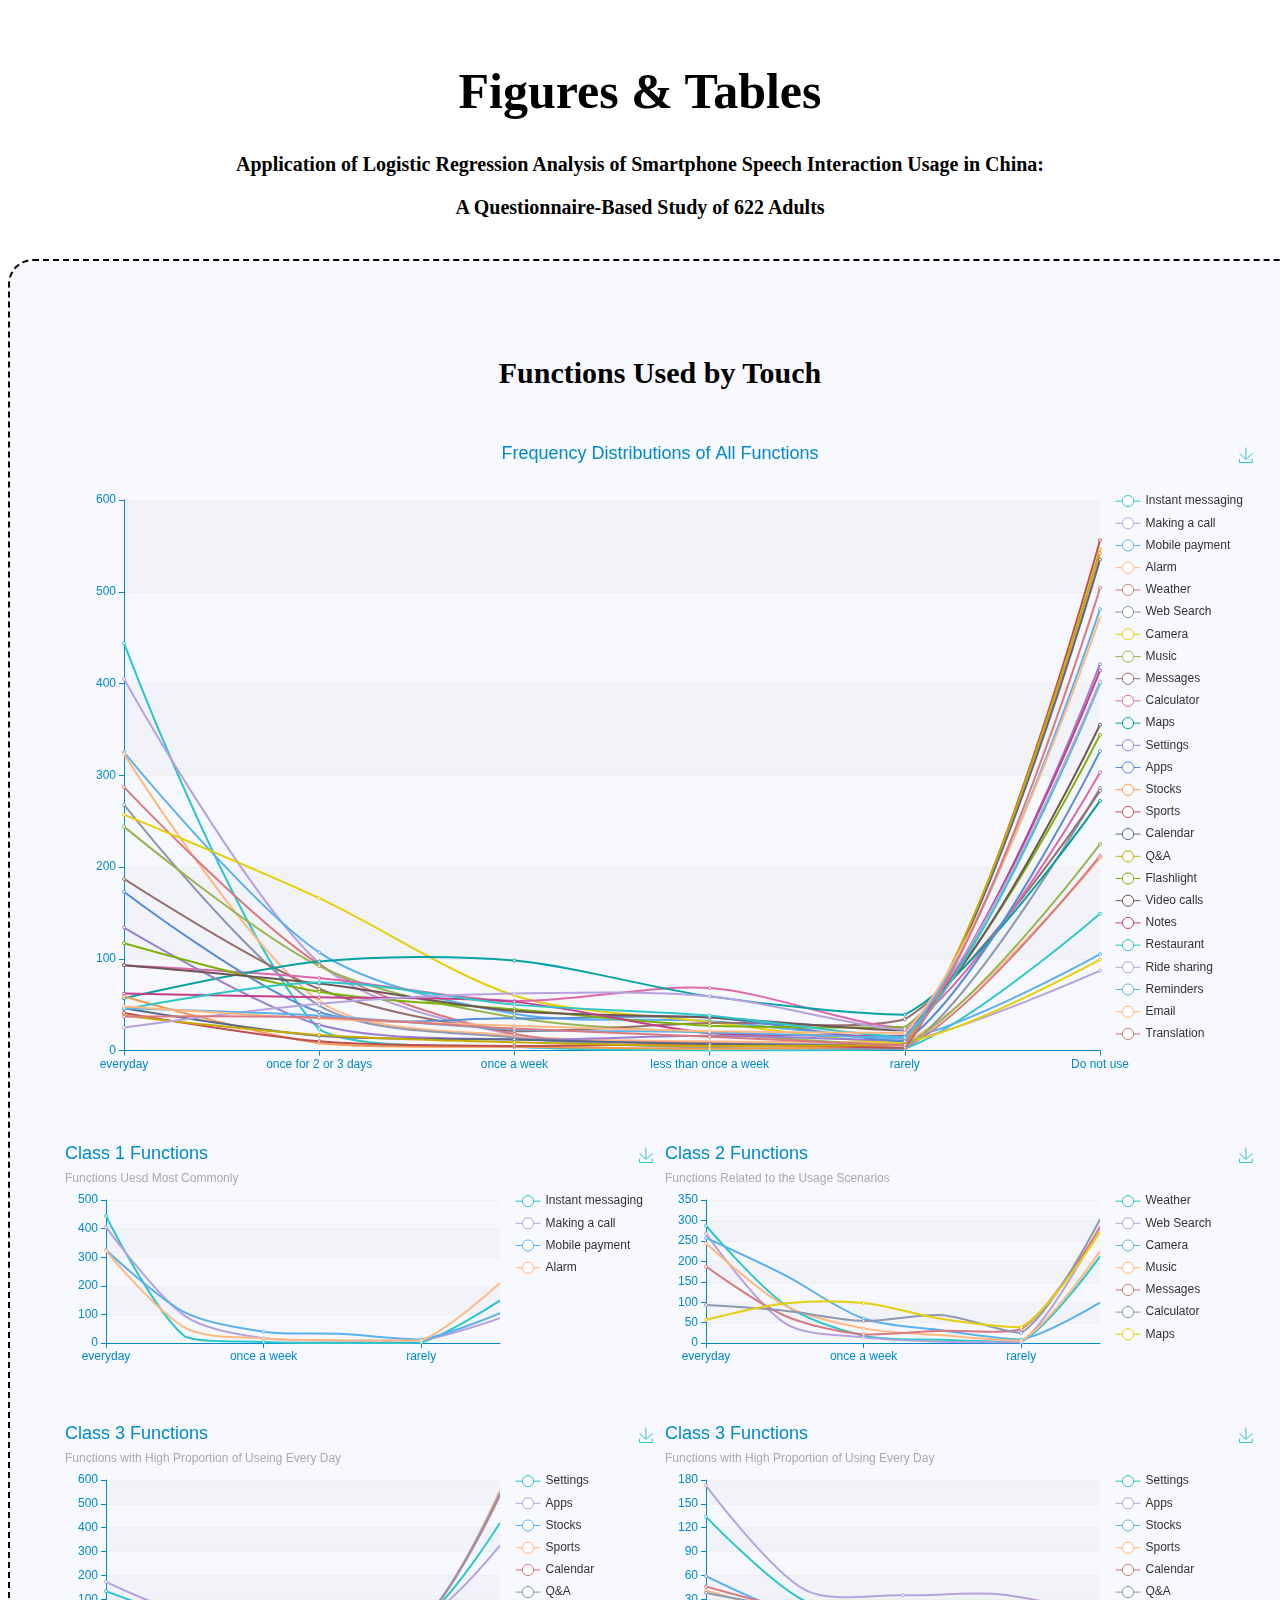
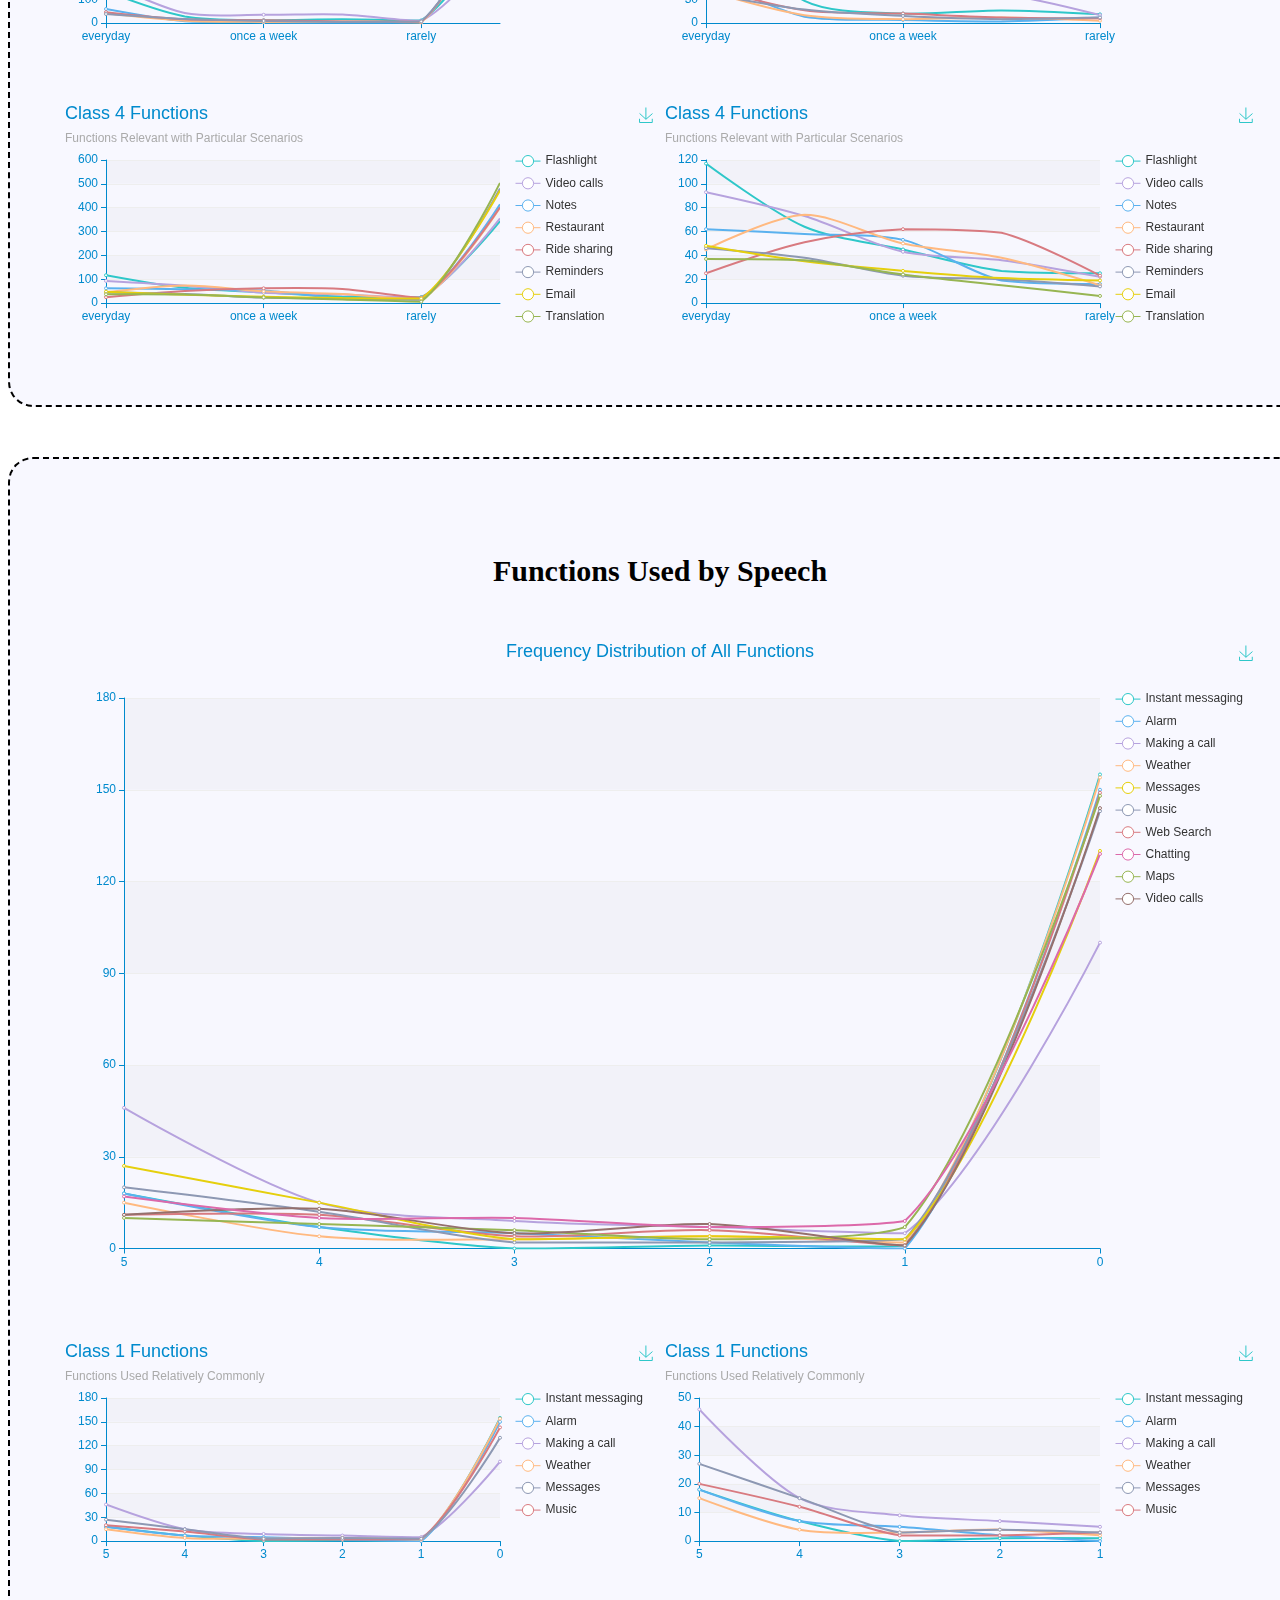
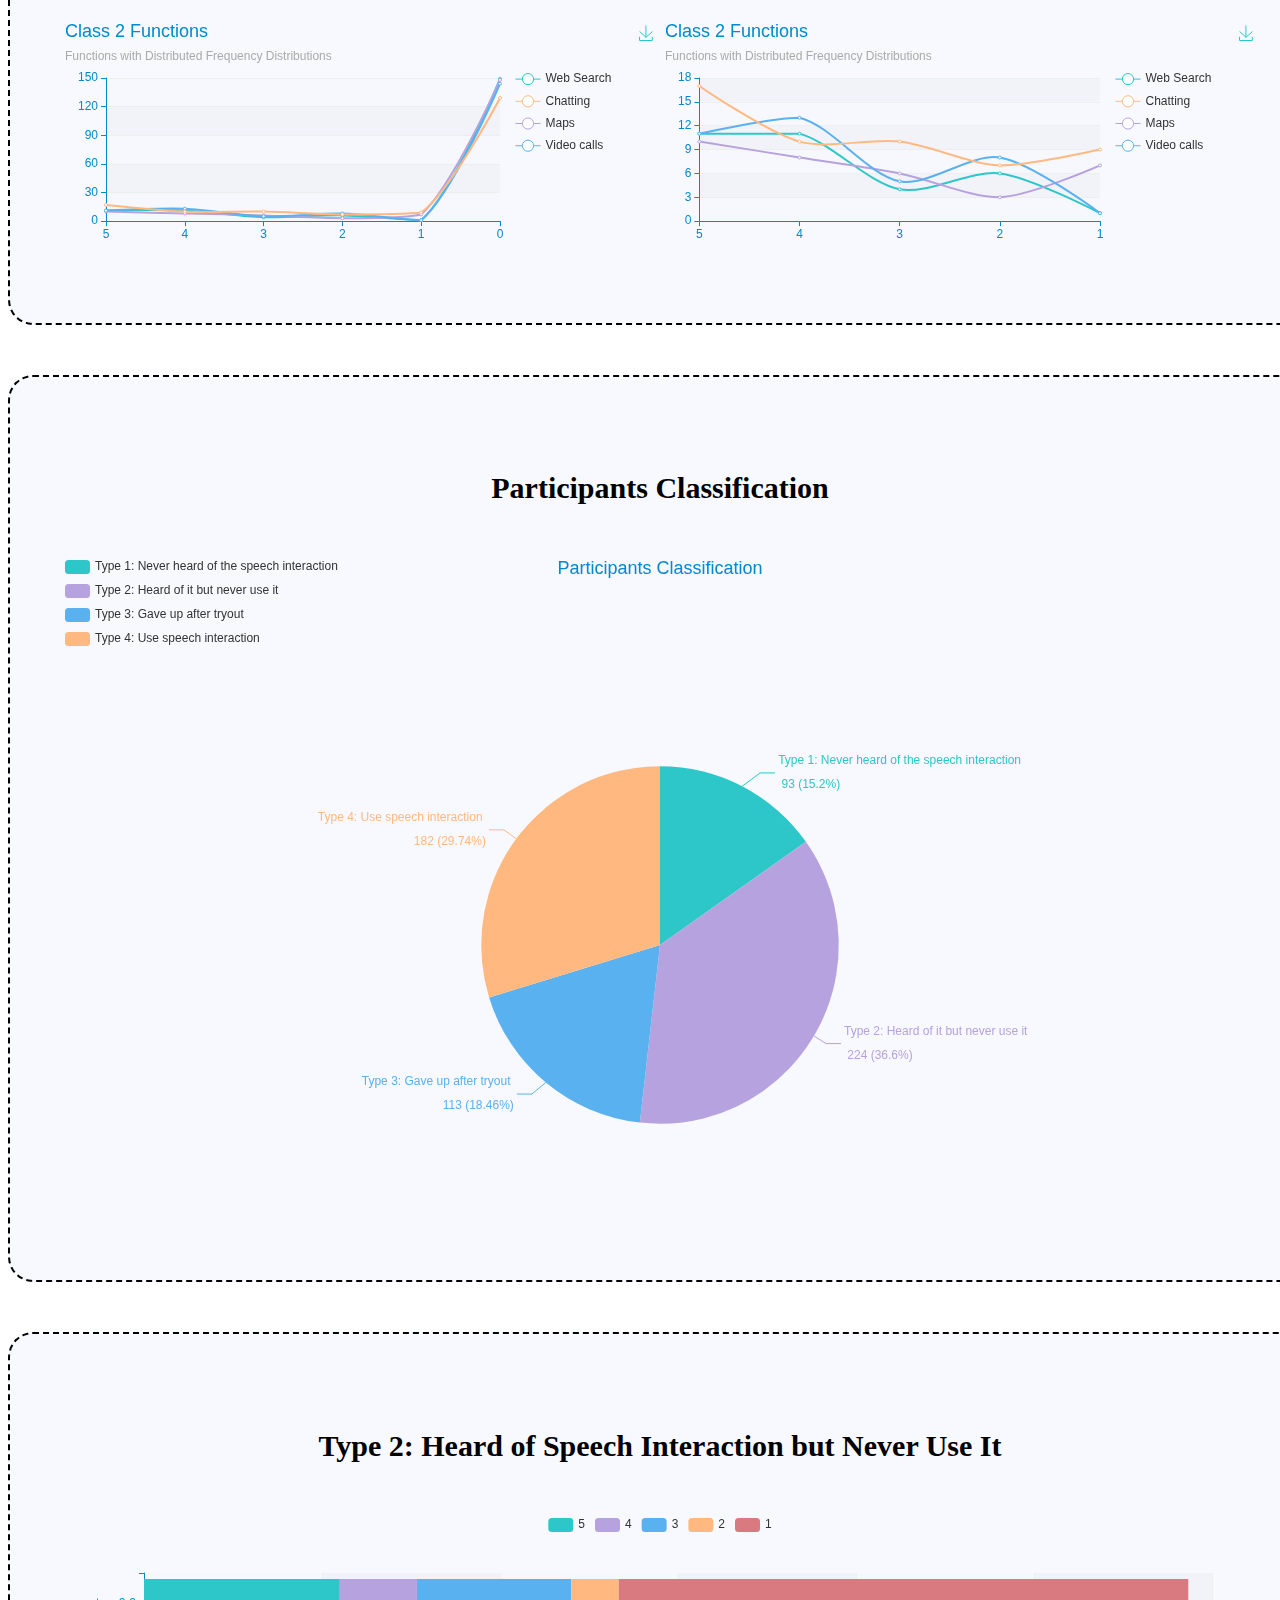
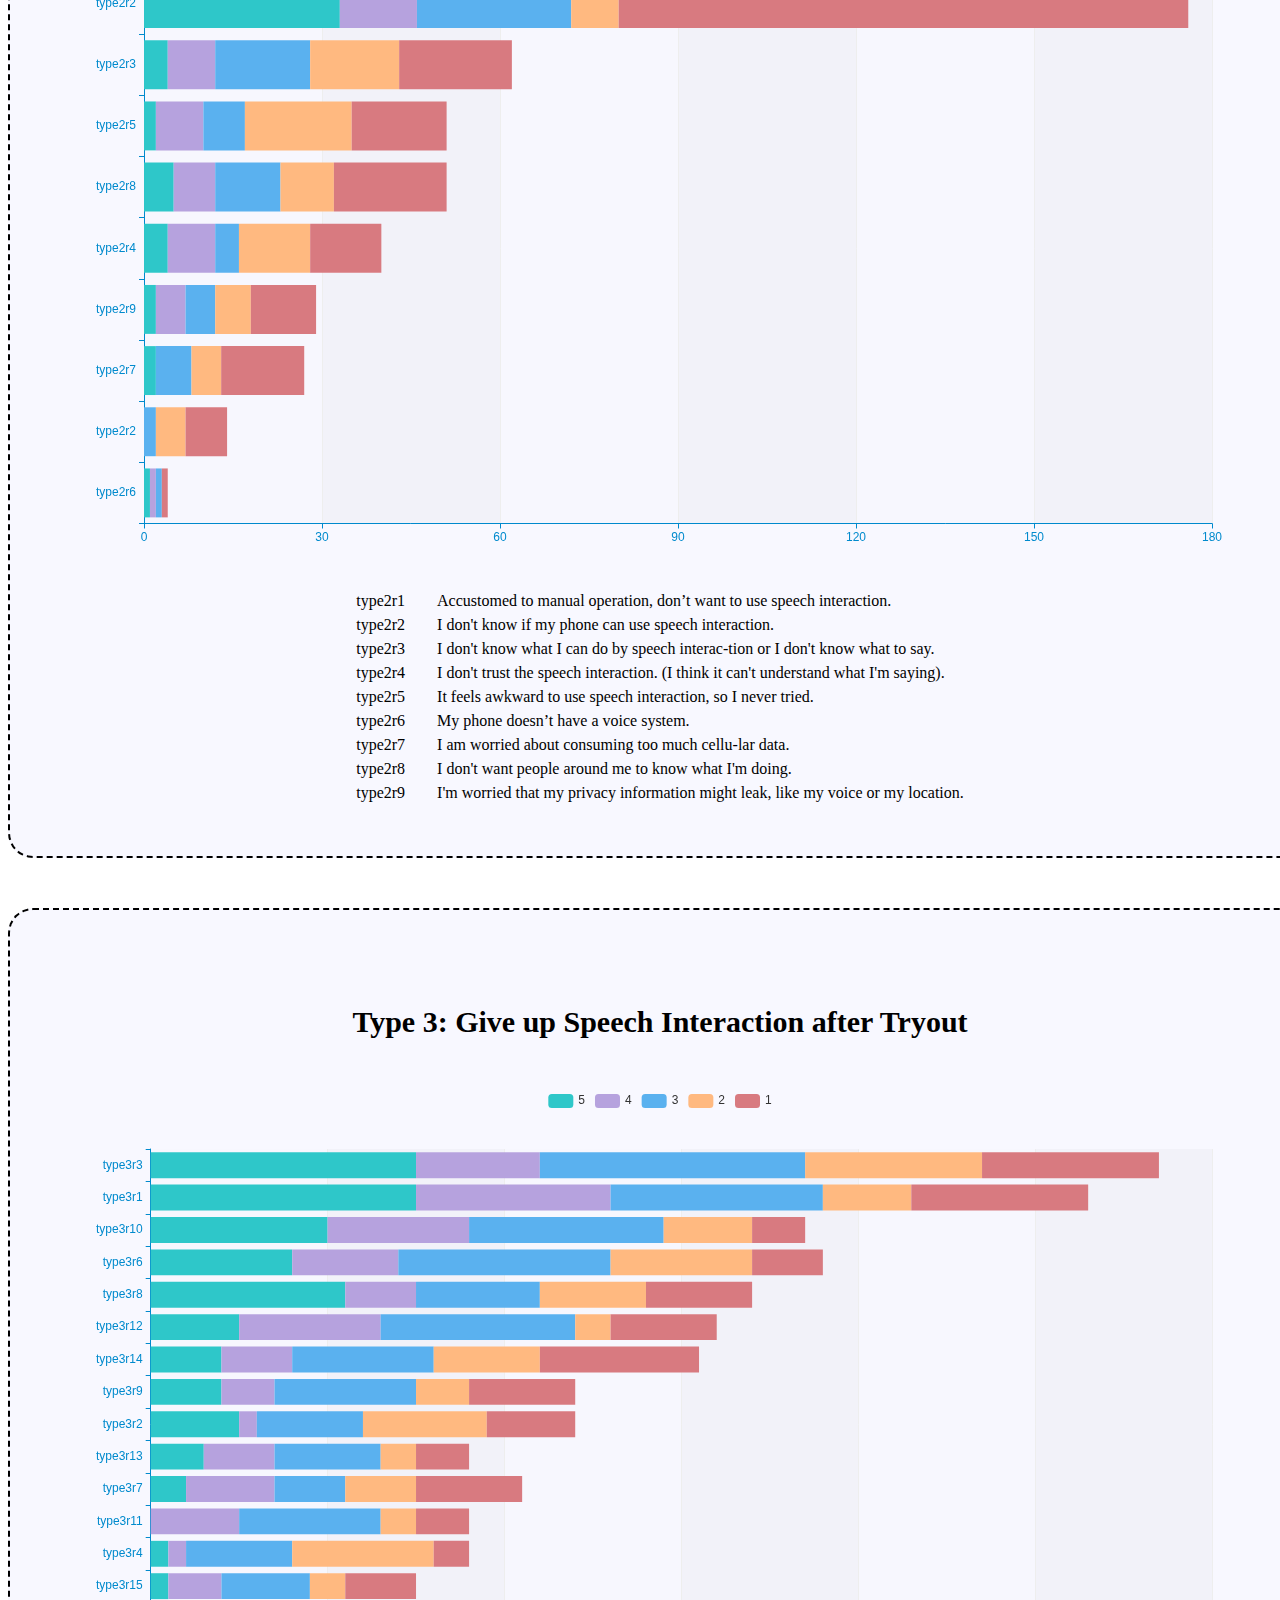
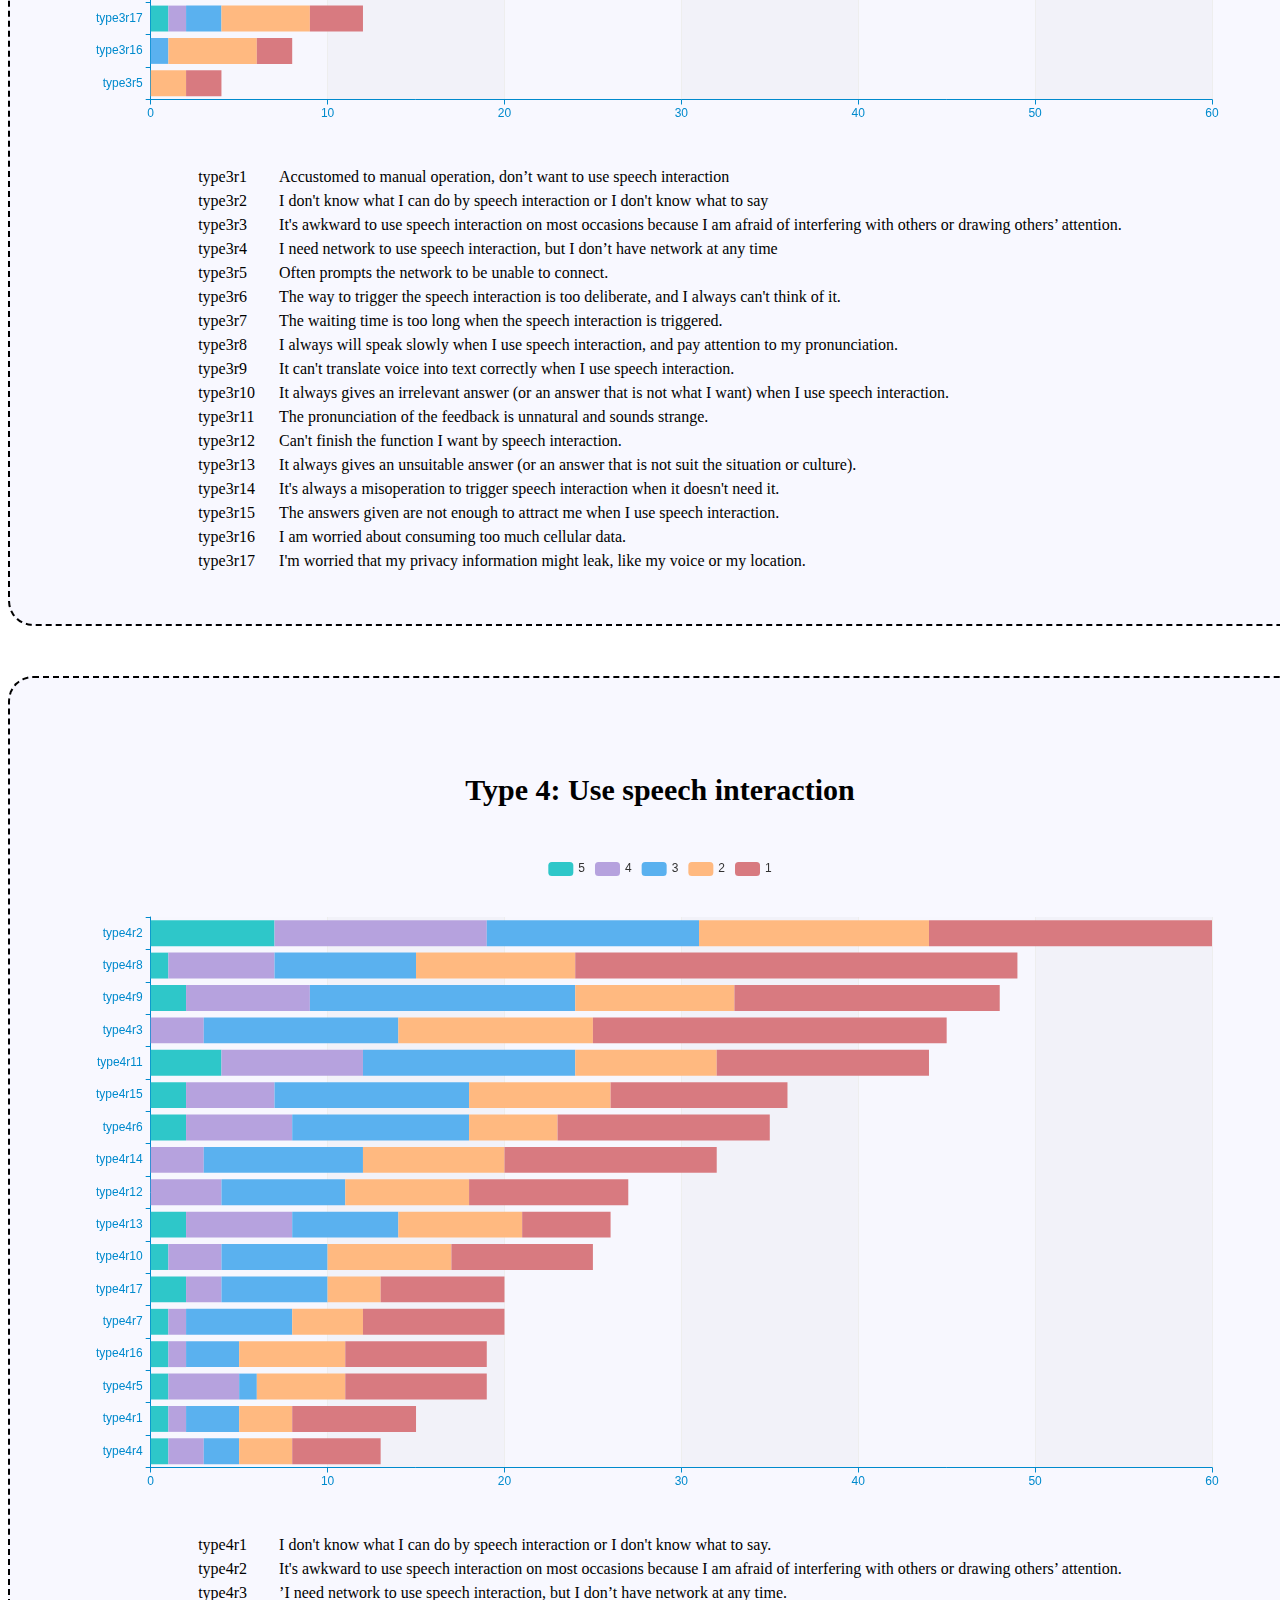
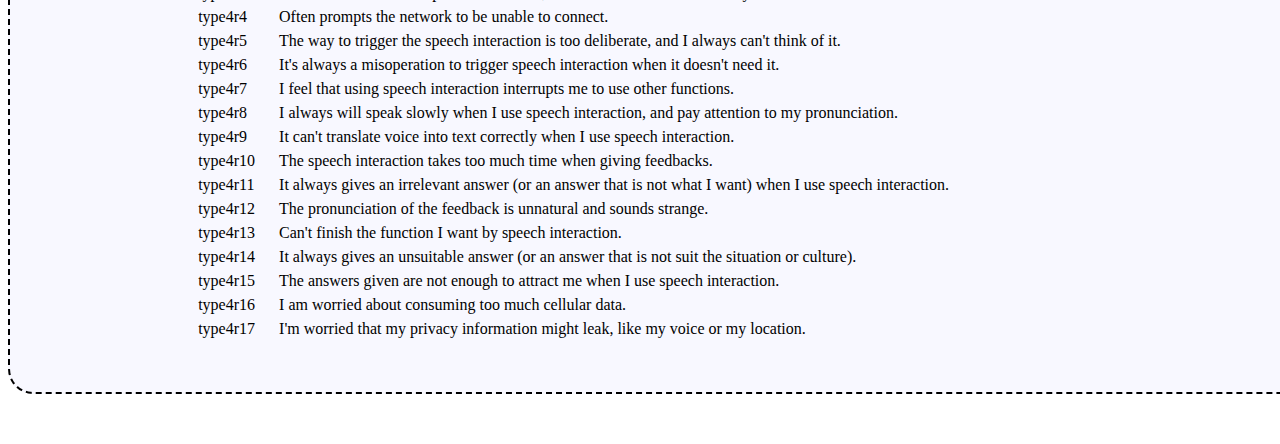
<file: index.html>
<!DOCTYPE html>
<html>
<head>
    <meta charset="utf-8">
    <title>Figures</title>
    <!-- 引入 echarts.js -->
    <script src="echarts.js"></script>
    <script src="macarons.js"></script>
    <link rel="stylesheet" type="text/css" href="style.css">

</head>
<body>
    <div class="title">
        <h1 style="font-size:50px;">Figures & Tables</h1>
        <h3 style="font-size:20px;">Application of Logistic Regression Analysis of Smartphone Speech Interaction Usage in China: </h3>
        <h3 style="font-size:20px;">A Questionnaire-Based Study of 622 Adults</h3>
    </div>
    <div class="block" >
    <div class="subtitle"><h2 style="font-size:30px;">Functions Used by Touch</h2></div>
    <!-- 为ECharts准备一个具备大小（宽高）的Dom -->
    <div class="original" id="total"></div>
    <script type="text/javascript">
        // 基于准备好的dom，初始化echarts实例
        var myChart = echarts.init(document.getElementById('total'),'macarons');

        // 指定图表的配置项和数据
        option = {
            title: {
                text: 'Frequency Distributions of All Functions',
                left: 'center'
            },
            tooltip: {
                trigger: 'axis'
            },
            legend: {
                data:['Instant messaging','Making a call','Mobile payment','Alarm','Weather','Web Search','Camera','Music','Messages','Calculator','Maps','Settings','Apps','Stocks','Sports','Calendar','Q&A','Flashlight','Video calls','Notes','Restaurant','Ride sharing','Reminders','Email','Translation'],
                top: '50',
                width: '150',
                left:'1050',
                orient: 'vertical'
            },
            grid: {
                left: '3%',
                right: '160',
                bottom: '3%',
                containLabel: true
            },
            toolbox: {
                feature: {
                    saveAsImage: {}
                }
            },
            xAxis: {
                type: 'category',
                boundaryGap: false,
                data: ['everyday','once for 2 or 3 days','once a week','less than once a week','rarely','Do not use']
            },
            yAxis: {
                type: 'value'
            },
            series: [
                {
                    name:'Instant messaging',
                    type:'line',
                    data:[444, 23, 4, 0, 2, 149]
                },
                {
                    name:'Making a call',
                    type:'line',
                    data:[405, 95, 17, 8, 10, 87]
                },
                {
                    name:'Mobile payment',
                    type:'line',
                    data:[325, 107, 40, 32, 13, 105]
                },
                {
                    name:'Alarm',
                    type:'line',
                    data:[323, 54, 16, 10, 9, 210]
                },
                {
                    name:'Weather',
                    type:'line',
                    data:[287, 94, 18, 8, 3, 212]
                },
                {
                    name:'Web Search',
                    type:'line',
                    data:[268, 49, 14, 3, 2, 286]
                },
                {
                    name:'Camera',
                    type:'line',
                    data:[257, 166, 60, 31, 9, 99]
                },
                {
                    name:'Music',
                    type:'line',
                    data:[244, 92, 36, 19, 6, 225]
                },
                {
                    name:'Messages',
                    type:'line',
                    data:[187, 67, 21, 30, 34, 283]
                },
                {
                    name:'Calculator',
                    type:'line',
                    data:[93, 79, 54, 68, 25, 303]
                },
                {
                    name:'Maps',
                    type:'line',
                    data:[57, 97, 98, 59, 39, 272]
                },
                {
                    name:'Settings',
                    type:'line',
                    data:[134, 28, 12, 16, 11, 421]
                },
                {
                    name:'Apps',
                    type:'line',
                    data:[173, 42, 35, 36, 10, 326]
                },
                {
                    name:'Stocks',
                    type:'line',
                    data:[59, 8, 4, 2, 7, 542]
                },
                {
                    name:'Sports',
                    type:'line',
                    data:[41, 10, 5, 7, 3, 556]
                },
                {
                    name:'Calendar',
                    type:'line',
                    data:[46, 16, 12, 7, 6, 535]
                },
                {
                    name:'Q&A',
                    type:'line',
                    data:[38, 17, 9, 5, 7, 546]
                },
                {
                    name:'Flashlight',
                    type:'line',
                    data:[117, 64, 45, 27, 25, 344]
                },
                {
                    name:'Video calls',
                    type:'line',
                    data:[93, 73, 43, 36, 22, 355]
                },
                {
                    name:'Notes',
                    type:'line',
                    data:[62, 58, 53, 19, 16, 414]
                },
                {
                    name:'Restaurant',
                    type:'line',
                    data:[45, 74, 50, 38, 15, 400]
                },
                {
                    name:'Ride sharing',
                    type:'line',
                    data:[25, 51, 62, 59, 23, 402]
                },
                {
                    name:'Reminders',
                    type:'line',
                    data:[46, 38, 23, 20, 14, 481]
                },
                {
                    name:'Email',
                    type:'line',
                    data:[48, 35, 27, 21, 19, 472]
                },
                {
                    name:'Translation',
                    type:'line',
                    data:[37, 36, 24, 15, 6, 504]
                }
            ]
        };        
        // 使用刚指定的配置项和数据显示图表。
        myChart.setOption(option);
    </script>
    
    <!-- 为ECharts准备一个具备大小（宽高）的Dom -->
    <div class="part" id="class1" ></div>
    <script type="text/javascript">
        // 基于准备好的dom，初始化echarts实例
        var myChart = echarts.init(document.getElementById('class1'),'macarons');

        // 指定图表的配置项和数据
        option = {
            title: {
                text: 'Class 1 Functions',
                subtext:'Functions Uesd Most Commonly'
            },
            tooltip: {
                trigger: 'axis'
            },
            legend: {
                data:['Instant messaging','Making a call','Mobile payment','Alarm'],
                top: '50',
                width: '150',
                left:'450',
                orient: 'vertical'
            },
            grid: {
                left: '3%',
                right: '160',
                bottom: '3%',
                containLabel: true
            },
            toolbox: {
                feature: {
                    saveAsImage: {}
                }
            },
            xAxis: {
                type: 'category',
                boundaryGap: false,
                data: ['everyday','once for 2 or 3 days','once a week','less than once a week','rarely','Do not use']
            },
            yAxis: {
                type: 'value'
            },
            series: [
                {
                    name:'Instant messaging',
                    type:'line',
                    data:[444, 23, 4, 0, 2, 149]
                },
                {
                    name:'Making a call',
                    type:'line',
                    data:[405, 95, 17, 8, 10, 87]
                },
                {
                    name:'Mobile payment',
                    type:'line',
                    data:[325, 107, 40, 32, 13, 105]
                },
                {
                    name:'Alarm',
                    type:'line',
                    data:[323, 54, 16, 10, 9, 210]
                }
            ]
        };        
        // 使用刚指定的配置项和数据显示图表。
        myChart.setOption(option);
    </script>

     <!-- 为ECharts准备一个具备大小（宽高）的Dom -->
    <div class="part" id="class2" ></div>
    <script type="text/javascript">
        // 基于准备好的dom，初始化echarts实例
        var myChart = echarts.init(document.getElementById('class2'),'macarons');

        // 指定图表的配置项和数据
        option = {
            title: {
                text: 'Class 2 Functions',
                subtext:'Functions Related to the Usage Scenarios'
            },
            tooltip: {
                trigger: 'axis'
            },
            legend: {
                data:['Weather','Web Search','Camera','Music','Messages','Calculator','Maps'],
                top: '50',
                width:'150',
                left:'450',
                orient: 'vertical',
                align:'left'
            },
            grid: {
                left: '3%',
                right: '160',
                bottom: '3%',
                containLabel: true
            },
            toolbox: {
                feature: {
                    saveAsImage: {}
                }
            },
            xAxis: {
                type: 'category',
                boundaryGap: false,
                data: ['everyday','once for 2 or 3 days','once a week','less than once a week','rarely','Do not use']
            },
            yAxis: {
                type: 'value'
            },
            series: [
                {
                    name:'Weather',
                    type:'line',
                    data:[287, 94, 18, 8, 3, 212]
                },
                {
                    name:'Web Search',
                    type:'line',
                    data:[268, 49, 14, 3, 2, 286]
                },
                {
                    name:'Camera',
                    type:'line',
                    data:[257, 166, 60, 31, 9, 99]
                },
                {
                    name:'Music',
                    type:'line',
                    data:[244, 92, 36, 19, 6, 225]
                },
                {
                    name:'Messages',
                    type:'line',
                    data:[187, 67, 21, 30, 34, 283]
                },
                {
                    name:'Calculator',
                    type:'line',
                    data:[93, 79, 54, 68, 25, 303]
                },
                {
                    name:'Maps',
                    type:'line',
                    data:[57, 97, 98, 59, 39, 272]
                }
            ]
        };        
        // 使用刚指定的配置项和数据显示图表。
        myChart.setOption(option);
    </script>

    <!-- 为ECharts准备一个具备大小（宽高）的Dom -->
    <div class="part" id="class3-0" ></div>
    <script type="text/javascript">
        // 基于准备好的dom，初始化echarts实例
        var myChart = echarts.init(document.getElementById('class3-0'),'macarons');

        // 指定图表的配置项和数据
        option = {
            title: {
                text: 'Class 3 Functions',
                subtext:'Functions with High Proportion of Useing Every Day'
            
            },
            tooltip: {
                trigger: 'axis'
            },
            legend: {
                data:['Settings','Apps','Stocks','Sports','Calendar','Q&A'],
                top: '50',
                width:'150',
                left:'450',
                orient: 'vertical',
                align:'left'
            },
            grid: {
                left: '3%',
                right: '160',
                bottom: '3%',
                containLabel: true
            },
            toolbox: {
                feature: {
                    saveAsImage: {}
                }
            },
            xAxis: {
                type: 'category',
                boundaryGap: false,
                data: ['everyday','once for 2 or 3 days','once a week','less than once a week','rarely','Do not use']
            },
            yAxis: {
                type: 'value'
            },
            series: [
                {
                    name:'Settings',
                    type:'line',
                    data:[134, 28, 12, 16, 11, 421]
                },
                {
                    name:'Apps',
                    type:'line',
                    data:[173, 42, 35, 36, 10, 326]
                },
                {
                    name:'Stocks',
                    type:'line',
                    data:[59, 8, 4, 2, 7, 542]
                },
                {
                    name:'Sports',
                    type:'line',
                    data:[41, 10, 5, 7, 3, 556]
                },
                {
                    name:'Calendar',
                    type:'line',
                    data:[46, 16, 12, 7, 6, 535]
                },
                {
                    name:'Q&A',
                    type:'line',
                    data:[38, 17, 9, 5, 7, 546]
                },
            ]
        };        
        // 使用刚指定的配置项和数据显示图表。
        myChart.setOption(option);
    </script>

    <!-- 为ECharts准备一个具备大小（宽高）的Dom -->
    <div class="part" id="class3" ></div>
    <script type="text/javascript">
        // 基于准备好的dom，初始化echarts实例
        var myChart = echarts.init(document.getElementById('class3'),'macarons');

        // 指定图表的配置项和数据
        option = {
            title: {
                text: 'Class 3 Functions',
                subtext:'Functions with High Proportion of Using Every Day'
            },
            tooltip: {
                trigger: 'axis'
            },
            legend: {
                data:['Settings','Apps','Stocks','Sports','Calendar','Q&A'],
                top: '50',
                width:'150',
                left:'450',
                orient: 'vertical',
                align:'left'
            },
            grid: {
                left: '3%',
                right: '160',
                bottom: '3%',
                containLabel: true
            },
            toolbox: {
                feature: {
                    saveAsImage: {}
                }
            },
            xAxis: {
                type: 'category',
                boundaryGap: false,
                data: ['everyday','once for 2 or 3 days','once a week','less than once a week','rarely']
            },
            yAxis: {
                type: 'value'
            },
            series: [
                {
                    name:'Settings',
                    type:'line',
                    data:[134, 28, 12, 16, 11]
                },
                {
                    name:'Apps',
                    type:'line',
                    data:[173, 42, 35, 36, 10]
                },
                {
                    name:'Stocks',
                    type:'line',
                    data:[59, 8, 4, 2, 7]
                },
                {
                    name:'Sports',
                    type:'line',
                    data:[41, 10, 5, 7, 3]
                },
                {
                    name:'Calendar',
                    type:'line',
                    data:[46, 16, 12, 7, 6]
                },
                {
                    name:'Q&A',
                    type:'line',
                    data:[38, 17, 9, 5, 7]
                },
            ]
        };        
        // 使用刚指定的配置项和数据显示图表。
        myChart.setOption(option);
    </script>

    <!-- 为ECharts准备一个具备大小（宽高）的Dom -->
    <div class="part" id="class4-0" ></div>
    <script type="text/javascript">
        // 基于准备好的dom，初始化echarts实例
        var myChart = echarts.init(document.getElementById('class4-0'),'macarons');

        // 指定图表的配置项和数据
        option = {
            title: {
                text: 'Class 4 Functions',
                subtext:'Functions Relevant with Particular Scenarios'
            },
            tooltip: {
                trigger: 'axis'
            },
            legend: {
                data:['Flashlight','Video calls','Notes','Restaurant','Ride sharing','Reminders','Email','Translation'],
                top: '50',
                width:'150',
                left:'450',
                orient: 'vertical',
                align:'left'
            },
            grid: {
                left: '3%',
                right: '160',
                bottom: '3%',
                containLabel: true
            },
            toolbox: {
                feature: {
                    saveAsImage: {}
                }
            },
            xAxis: {
                type: 'category',
                boundaryGap: false,
                data: ['everyday','once for 2 or 3 days','once a week','less than once a week','rarely','Do not use']
            },
            yAxis: {
                type: 'value'
            },
            series: [
                {
                    name:'Flashlight',
                    type:'line',
                    data:[117, 64, 45, 27, 25, 344]
                },
                {
                    name:'Video calls',
                    type:'line',
                    data:[93, 73, 43, 36, 22, 355]
                },
                {
                    name:'Notes',
                    type:'line',
                    data:[62, 58, 53, 19, 16, 414]
                },
                {
                    name:'Restaurant',
                    type:'line',
                    data:[45, 74, 50, 38, 15, 400]
                },
                {
                    name:'Ride sharing',
                    type:'line',
                    data:[25, 51, 62, 59, 23, 402]
                },
                {
                    name:'Reminders',
                    type:'line',
                    data:[46, 38, 23, 20, 14, 481]
                },
                {
                    name:'Email',
                    type:'line',
                    data:[48, 35, 27, 21, 19, 472]
                },
                {
                    name:'Translation',
                    type:'line',
                    data:[37, 36, 24, 15, 6, 504]
                }
            ]
        };        
        // 使用刚指定的配置项和数据显示图表。
        myChart.setOption(option);
    </script>

   <!-- 为ECharts准备一个具备大小（宽高）的Dom -->
   <div class="part" id="class4" ></div>
   <script type="text/javascript">
       // 基于准备好的dom，初始化echarts实例
       var myChart = echarts.init(document.getElementById('class4'),'macarons');

       // 指定图表的配置项和数据
       option = {
           title: {
               text: 'Class 4 Functions',
               subtext:'Functions Relevant with Particular Scenarios'
           },
           tooltip: {
               trigger: 'axis'
           },
           legend: {
               data:['Flashlight','Video calls','Notes','Restaurant','Ride sharing','Reminders','Email','Translation'],
               top: '50',
                width:'150',
                left:'450',
                orient: 'vertical',
                align:'left'
           },
           grid: {
               left: '3%',
               right: '160',
               bottom: '3%',
               containLabel: true
           },
           toolbox: {
               feature: {
                   saveAsImage: {}
               }
           },
           xAxis: {
               type: 'category',
               boundaryGap: false,
               data: ['everyday','once for 2 or 3 days','once a week','less than once a week','rarely']
           },
           yAxis: {
               type: 'value'
           },
           series: [
               {
                   name:'Flashlight',
                   type:'line',
                   data:[117, 64, 45, 27, 25]
               },
               {
                   name:'Video calls',
                   type:'line',
                   data:[93, 73, 43, 36, 22]
               },
               {
                   name:'Notes',
                   type:'line',
                   data:[62, 58, 53, 19, 16]
               },
               {
                   name:'Restaurant',
                   type:'line',
                   data:[45, 74, 50, 38, 15]
               },
               {
                   name:'Ride sharing',
                   type:'line',
                   data:[25, 51, 62, 59, 23]
               },
               {
                   name:'Reminders',
                   type:'line',
                   data:[46, 38, 23, 20, 14]
               },
               {
                   name:'Email',
                   type:'line',
                   data:[48, 35, 27, 21, 19]
               },
               {
                   name:'Translation',
                   type:'line',
                   data:[37, 36, 24, 15, 6]
               }
           ]
       };        
       // 使用刚指定的配置项和数据显示图表。
       myChart.setOption(option);
   </script>
   </div>

    <div class="block">
    <div class="subtitle"><h2 style="font-size:30px;">Functions Used by Speech</h2></div>
    <div class="original" id="speechTotal"></div>
    <script type="text/javascript">
        // 基于准备好的dom，初始化echarts实例
        var myChart = echarts.init(document.getElementById('speechTotal'),'macarons');

        // 指定图表的配置项和数据
        option = {
            title: {
                text: 'Frequency Distribution of All Functions',
                left: 'center'
            },
            tooltip: {
                trigger: 'axis'
            },
            legend: {
                data:['Instant messaging','Alarm','Making a call','Weather','Messages','Music','Web Search','Chatting','Maps','Video calls'],
                top: '50',
                width: '150',
                left:'1050',
                orient: 'vertical'
            },
            grid: {
                left: '3%',
                right: '160',
                bottom: '3%',
                containLabel: true
            },
            toolbox: {
                feature: {
                    saveAsImage: {}
                }
            },
            xAxis: {
                type: 'category',
                boundaryGap: false,
                data: ['5','4','3','2','1','0']
            },
            yAxis: {
                type: 'value'
            },
            series: [
                {
                    name:'Instant messaging',
                    type:'line',
                    data:[18, 7, 0, 1, 1, 155]
                },
                {
                    name:'Making a call',
                    type:'line',
                    data:[46, 15, 9, 7, 5, 100]
                },
                {
                    name:'Alarm',
                    type:'line',
                    data:[18, 7, 5, 2, 0, 150]
                },
                {
                    name:'Weather',
                    type:'line',
                    data:[15, 4, 3, 4, 2, 154]
                },
                {
                    name:'Web Search',
                    type:'line',
                    data:[11, 11, 4, 6, 1, 149]
                },
                {
                    name:'Music',
                    type:'line',
                    data:[20, 12, 2, 2, 3, 143]
                },
                {
                    name:'Messages',
                    type:'line',
                    data:[27, 15, 3, 4, 3, 130]
                },
                {
                    name:'Maps',
                    type:'line',
                    data:[10, 8, 6, 3, 7, 148]
                },
                {
                    name:'Video calls',
                    type:'line',
                    data:[11, 13, 5, 8, 1, 144]
                },
                {
                    name:'Chatting',
                    type:'line',
                    data:[17, 10, 10, 7, 9, 129]
                }
            ]
        };        
        // 使用刚指定的配置项和数据显示图表。
        myChart.setOption(option);
    </script>
    
    <div class="part" id="speechclass1-0"></div>
    <script type="text/javascript">
        // 基于准备好的dom，初始化echarts实例
        var myChart = echarts.init(document.getElementById('speechclass1-0'),'macarons');

        // 指定图表的配置项和数据
        option = {
            title: {
                text: 'Class 1 Functions',
                subtext:'Functions Used Relatively Commonly'
            },
            tooltip: {
                trigger: 'axis'
            },
            legend: {
                data:['Instant messaging','Alarm','Making a call','Weather','Messages','Music'],
                top: '50',
                width: '150',
                left:'450',
                orient: 'vertical'
            },
            grid: {
                left: '3%',
                right: '160',
                bottom: '3%',
                containLabel: true
            },
            toolbox: {
                feature: {
                    saveAsImage: {}
                }
            },
            xAxis: {
                type: 'category',
                boundaryGap: false,
                data: ['5','4','3','2','1','0']
            },
            yAxis: {
                type: 'value'
            },
            series: [
                {
                    name:'Instant messaging',
                    type:'line',
                    data:[18, 7, 0, 1, 1, 155]
                },
                {
                    name:'Making a call',
                    type:'line',
                    data:[46, 15, 9, 7, 5, 100]
                },
                {
                    name:'Alarm',
                    type:'line',
                    data:[18, 7, 5, 2, 0, 150]
                },
                {
                    name:'Weather',
                    type:'line',
                    data:[15, 4, 3, 4, 2, 154]
                },
                {
                    name:'Music',
                    type:'line',
                    data:[20, 12, 2, 2, 3, 143]
                },
                {
                    name:'Messages',
                    type:'line',
                    data:[27, 15, 3, 4, 3, 130]
                }
            ]
        };        
        // 使用刚指定的配置项和数据显示图表。
        myChart.setOption(option);
    </script>

    <div class="part" id="speechclass1"></div>
    <script type="text/javascript">
        // 基于准备好的dom，初始化echarts实例
        var myChart = echarts.init(document.getElementById('speechclass1'),'macarons');

        // 指定图表的配置项和数据
        option = {
            title: {
                text: 'Class 1 Functions',
                subtext:'Functions Used Relatively Commonly'
            },
            tooltip: {
                trigger: 'axis'
            },
            legend: {
                data:['Instant messaging','Alarm','Making a call','Weather','Messages','Music'],
                top: '50',
                width: '150',
                left:'450',
                orient: 'vertical'
            },
            grid: {
                left: '3%',
                right: '160',
                bottom: '3%',
                containLabel: true
            },
            toolbox: {
                feature: {
                    saveAsImage: {}
                }
            },
            xAxis: {
                type: 'category',
                boundaryGap: false,
                data: ['5','4','3','2','1',]
            },
            yAxis: {
                type: 'value'
            },
            series: [
                {
                    name:'Instant messaging',
                    type:'line',
                    data:[18, 7, 0, 1, 1]
                },
                {
                    name:'Making a call',
                    type:'line',
                    data:[46, 15, 9, 7, 5]
                },
                {
                    name:'Alarm',
                    type:'line',
                    data:[18, 7, 5, 2, 0]
                },
                {
                    name:'Weather',
                    type:'line',
                    data:[15, 4, 3, 4, 2]
                },
                {
                    name:'Music',
                    type:'line',
                    data:[20, 12, 2, 2, 3]
                },
                {
                    name:'Messages',
                    type:'line',
                    data:[27, 15, 3, 4, 3]
                }
            ]
        };        
        // 使用刚指定的配置项和数据显示图表。
        myChart.setOption(option);
    </script>
    
    <div class="part" id="speechclass2-0"></div>
    <script type="text/javascript">
        // 基于准备好的dom，初始化echarts实例
        var myChart = echarts.init(document.getElementById('speechclass2-0'),'macarons');

        // 指定图表的配置项和数据
        option = {
            title: {
                text: 'Class 2 Functions',
                subtext:'Functions with Distributed Frequency Distributions'
            },
            tooltip: {
                trigger: 'axis'
            },
            legend: {
                data:['Web Search','Chatting','Maps','Video calls'],
                top: '50',
                width: '150',
                left:'450',
                orient: 'vertical'
            },
            grid: {
                left: '3%',
                right: '160',
                bottom: '3%',
                containLabel: true
            },
            toolbox: {
                feature: {
                    saveAsImage: {}
                }
            },
            xAxis: {
                type: 'category',
                boundaryGap: false,
                data: ['5','4','3','2','1','0']
            },
            yAxis: {
                type: 'value'
            },
            series: [
                {
                    name:'Web Search',
                    type:'line',
                    data:[11, 11, 4, 6, 1, 149]
                },
                {
                    name:'Maps',
                    type:'line',
                    data:[10, 8, 6, 3, 7, 148]
                },
                {
                    name:'Video calls',
                    type:'line',
                    data:[11, 13, 5, 8, 1, 144]
                },
                {
                    name:'Chatting',
                    type:'line',
                    data:[17, 10, 10, 7, 9, 129]
                }
            ]
        };        
        // 使用刚指定的配置项和数据显示图表。
        myChart.setOption(option);
    </script>

<div class="part" id="speechclass2"></div>
<script type="text/javascript">
    // 基于准备好的dom，初始化echarts实例
    var myChart = echarts.init(document.getElementById('speechclass2'),'macarons');

    // 指定图表的配置项和数据
    option = {
        title: {
            text: 'Class 2 Functions',
            subtext:'Functions with Distributed Frequency Distributions'
        },
        tooltip: {
            trigger: 'axis'
        },
        legend: {
            data:['Web Search','Chatting','Maps','Video calls'],
            top: '50',
            width: '150',
            left:'450',
            orient: 'vertical'
        },
        grid: {
            left: '3%',
            right: '160',
            bottom: '3%',
            containLabel: true
        },
        toolbox: {
            feature: {
                saveAsImage: {}
            }
        },
        xAxis: {
            type: 'category',
            boundaryGap: false,
            data: ['5','4','3','2','1']
        },
        yAxis: {
            type: 'value'
        },
        series: [
            {
                name:'Web Search',
                type:'line',
                data:[11, 11, 4, 6, 1]
            },
            {
                name:'Maps',
                type:'line',
                data:[10, 8, 6, 3, 7]
            },
            {
                name:'Video calls',
                type:'line',
                data:[11, 13, 5, 8, 1]
            },
            {
                name:'Chatting',
                type:'line',
                data:[17, 10, 10, 7, 9]
            }
        ]
    };        
    // 使用刚指定的配置项和数据显示图表。
    myChart.setOption(option);
</script>
   </div>

<div class="block">
    <div class="subtitle">
        <h2 style="font-size:30px;">Participants Classification</h2>
    </div>
    <div class="original" id="participants"></div>
    <script type="text/javascript">
        // 基于准备好的dom，初始化echarts实例
        var myChart = echarts.init(document.getElementById('participants'),'macarons');
    
        // 指定图表的配置项和数据
        option = {
            title : {
                text: 'Participants Classification',
                x:'center'
            },
            tooltip : {
                trigger: 'item',
                formatter: "{a} <br/>{b} : {c} ({d}%)"
            },
            legend: {
                orient: 'vertical',
                left: 'left',
                data: ['Type 1: Never heard of the speech interaction','Type 2: Heard of it but never use it','Type 3: Gave up after tryout','Type 4: Use speech interaction']
            },
            series : [
                {
                    name: 'Participants Classification',
                    type: 'pie',
                    radius : '55%',
                    center: ['50%', '60%'],
                    label: {
                        normal:{
                            formatter: "{b} \n  \n {c} ({d}%)"
                        }
                    },
                    data:[
                        {value:93, name:'Type 1: Never heard of the speech interaction'},
                        {value:224, name:'Type 2: Heard of it but never use it'},
                        {value:113, name:'Type 3: Gave up after tryout'},
                        {value:182, name:'Type 4: Use speech interaction'},
                    ],
                    itemStyle: {
                        emphasis: {
                            shadowBlur: 10,
                            shadowOffsetX: 0,
                            shadowColor: 'rgba(0, 0, 0, 0.5)'
                        }
                    }
                }
            ]
        };
        // 使用刚指定的配置项和数据显示图表。
        myChart.setOption(option);
    </script>
</div>

<div class="block">
    <div class="subtitle">
        <h2 style="font-size:30px;">Type 2: Heard of Speech Interaction but Never Use It</h2>
    </div>
    <div class="original" id="type2reason"></div>
    <script type="text/javascript">
        var myChart = echarts.init(document.getElementById('type2reason'),'macarons');

    option = {
        tooltip : {
            trigger: 'axis',
            axisPointer : {            // 坐标轴指示器，坐标轴触发有效
                type : 'shadow'        // 默认为直线，可选为：'line' | 'shadow'
                    }
                },
        legend: {
            data: ['5', '4','3','2','1']
        },
        grid: {
            left: '3%',
            right: '4%',
            bottom: '3%',
            containLabel: true
        },
        xAxis:  {
            type: 'value'
        },
        yAxis: {
            type: 'category',
            // data: ['type2r1','type2r3','type2r5','type2r8','type2r4','type2r9','type2r7','type2r2','type2r6']
            data: ['type2r6','type2r2','type2r7','type2r9','type2r4','type2r8','type2r5','type2r3','type2r2']
        },
        series: [
            {
                name: '5',
                type: 'bar',
                stack: '总量',
                label: {
                    normal: {
                        show: false,
                        position: 'insideRight'
                    }
                },
                data: [1,0,2,2,4,5,2,4,33]
            },
            {
                name: '4',
                type: 'bar',
                stack: '总量',
                label: {
                    normal: {
                        show: false,
                        position: 'insideRight'
                    }
                },
                data: [1, 0, 0, 5, 8, 7, 8, 8, 13]
            },
            {
                name: '3',
                type: 'bar',
                stack: '总量',
                label: {
                    normal: {
                        show: false,
                        position: 'insideRight'
                    }
                },
                data: [1, 2, 6, 5, 4, 11, 7, 16, 26]
            },
            {
                name: '2',
                type: 'bar',
                stack: '总量',
                label: {
                    normal: {
                        show: false,
                        position: 'insideRight'
                    }
                },
                data: [0, 5, 5, 6, 12, 9, 18, 15, 8]
            },
            {
                name: '1',
                type: 'bar',
                stack: '总量',
                label: {
                    normal: {
                        show: false,
                        position: 'insideRight'
                    }
                },
                data: [1, 7, 14, 11, 12, 19, 16, 19, 96]
            }
        ]
    };
    myChart.setOption(option);
    </script>
        <div class="table" id="tabletype2">
            <table>
                <tr>
                    <td>type2r1 &nbsp;&nbsp;&nbsp;&nbsp;&nbsp;&nbsp;</td>	
                    <td>Accustomed to manual operation, don’t want to use speech interaction.</td>
                </tr>
                <tr>
                    <td>type2r2      </td>
                    <td>I don't know if my phone can use speech interaction.</td>
                </tr>
                <tr>
                    <td>type2r3      </td>
                    <td>I don't know what I can do by speech interac-tion or I don't know what to say.</td>
                </tr>
                <tr>
                    <td>type2r4      </td>
                    <td>I don't trust the speech interaction. (I think it can't understand what I'm saying).</td>
                </tr>
                <tr>
                    <td>type2r5      </td>
                    <td>It feels awkward to use speech interaction, so I never tried.</td>
                </tr>
                <tr>
                    <td>type2r6      </td>
                    <td>My phone doesn’t have a voice system.</td>
                </tr>
                <tr>
                    <td>type2r7      </td>
                    <td>I am worried about consuming too much cellu-lar data.</td>
                </tr>
                <tr>
                    <td>type2r8      </td>
                    <td>I don't want people around me to know what I'm doing.</td>
                </tr>
                <tr>
                    <td>type2r9      </td>
                    <td>I'm worried that my privacy information might leak, like my voice or my location.</td>
                </tr>
            </table>
        </div>
</div>

<div class="block">
    <div class="subtitle">
        <h2 style="font-size:30px;">Type 3: Give up Speech Interaction after Tryout</h2>
    </div>
    <div class="original" id="type3reason"></div>
    <script type="text/javascript">
        var myChart = echarts.init(document.getElementById('type3reason'),'macarons');

    option = {
        tooltip : {
            trigger: 'axis',
            axisPointer : {            // 坐标轴指示器，坐标轴触发有效
                type : 'shadow'        // 默认为直线，可选为：'line' | 'shadow'
                    }
                },
        legend: {
            data: ['5', '4','3','2','1']
        },
        grid: {
            left: '3%',
            right: '4%',
            bottom: '3%',
            containLabel: true
        },
        xAxis:  {
            type: 'value'
        },
        yAxis: {
            type: 'category',
            data: ['type3r5','type3r16','type3r17','type3r15','type3r4','type3r11','type3r7','type3r13','type3r2','type3r9','type3r14','type3r12','type3r8','type3r6','type3r10','type3r1','type3r3']
        },
        series: [
            {
                name: '5',
                type: 'bar',
                stack: '总量',
                label: {
                    normal: {
                        show: false,
                        position: 'insideRight'
                    }
                },
                data: [0, 0, 1, 1, 1, 0, 2, 3, 5, 4, 4, 5, 11, 8, 10, 15, 15]
            },
            {
                name: '4',
                type: 'bar',
                stack: '总量',
                label: {
                    normal: {
                        show: false,
                        position: 'insideRight'
                    }
                },
                data: [0, 0, 1, 3, 1, 5, 5, 4, 1, 3, 4, 8, 4, 6, 8, 11, 7]
            },
            {
                name: '3',
                type: 'bar',
                stack: '总量',
                label: {
                    normal: {
                        show: false,
                        position: 'insideRight'
                    }
                },
                data: [0, 1, 2, 5, 6, 8, 4, 6, 6, 8, 8, 11, 7, 12, 11, 12, 15]
            },
            {
                name: '2',
                type: 'bar',
                stack: '总量',
                label: {
                    normal: {
                        show: false,
                        position: 'insideRight'
                    }
                },
                data: [2, 5, 5, 2, 8, 2, 4, 2, 7, 3, 6, 2, 6, 8, 5, 5, 10]
            },
            {
                name: '1',
                type: 'bar',
                stack: '总量',
                label: {
                    normal: {
                        show: false,
                        position: 'insideRight'
                    }
                },
                data: [2, 2, 3, 4, 2, 3, 6, 3, 5, 6, 9, 6, 6, 4, 3, 10, 10]
            }
        ]
    };
    myChart.setOption(option);
    </script>
    <div class="table" id="tabletype3">
        <table>
            <tr>
                <td>type3r1 &nbsp;&nbsp;&nbsp;&nbsp;&nbsp;&nbsp;</td>	
                <td>Accustomed to manual operation, don’t want to use speech interaction</td>
            </tr>
            <tr>
                <td>type3r2      </td>
                <td>I don't know what I can do by speech interaction or I don't know what to say</td>
            </tr>
            <tr>
                <td>type3r3      </td>
                <td>It's awkward to use speech interaction on most occasions because I am afraid of interfering with others or drawing others’ attention.</td>
            </tr>
            <tr>
                <td>type3r4      </td>
                <td>I need network to use speech interaction, but I don’t have network at any time </td>
            </tr>
            <tr>
                <td>type3r5      </td>
                <td>Often prompts the network to be unable to connect.</td>
            </tr>
            <tr>
                <td>type3r6      </td>
                <td>The way to trigger the speech interaction is too deliberate, and I always can't think of it.</td>
            </tr>
            <tr>
                <td>type3r7      </td>
                <td>The waiting time is too long when the speech interaction is triggered.</td>
            </tr>
            <tr>
                <td>type3r8      </td>
                <td>I always will speak slowly when I use speech interaction, and pay attention to my pronunciation.</td>
            </tr>
            <tr>
                <td>type3r9      </td>
                <td>It can't translate voice into text correctly when I use speech interaction.</td>
            </tr>
            <tr>
                <td>type3r10     </td>
                <td>It always gives an irrelevant answer (or an answer that is not what I want) when I use speech interaction.</td>
            </tr>
            <tr>
                <td>type3r11     </td>
                <td>The pronunciation of the feedback is unnatural and sounds strange.</td>
            </tr>
            <tr>
                <td>type3r12     </td>
                <td>Can't finish the function I want by speech interaction.</td>
            </tr>
            <tr>
                <td>type3r13     </td>
                <td>It always gives an unsuitable answer (or an answer that is not suit the situation or culture).</td>
            </tr>    
            <tr>
                <td>type3r14     </td>
                <td>It's always a misoperation to trigger speech interaction when it doesn't need it.</td>
            </tr>
            <tr>
                <td>type3r15     </td>
                <td>The answers given are not enough to attract me when I use speech interaction.</td>
            </tr>
            <tr>
                <td>type3r16     </td>
                <td>I am worried about consuming too much cellular data.</td>
            </tr>
            <tr>
                <td>type3r17     </td>
                <td>I'm worried that my privacy information might leak, like my voice or my location.</td>
            </tr>
        </table>
    </div>
</div>

<div class="block">
    <div class="subtitle">
        <h2 style="font-size:30px;">Type 4: Use speech interaction</h2>
    </div>
    <div class="original" id="type4reason"></div>
    <script type="text/javascript">
        var myChart = echarts.init(document.getElementById('type4reason'),'macarons');

    option = {
        tooltip : {
            trigger: 'axis',
            axisPointer : {            // 坐标轴指示器，坐标轴触发有效
                type : 'shadow'        // 默认为直线，可选为：'line' | 'shadow'
                    }
                },
        legend: {
            data: ['5', '4','3','2','1']
        },
        grid: {
            left: '3%',
            right: '4%',
            bottom: '3%',
            containLabel: true
        },
        xAxis:  {
            type: 'value'
        },
        yAxis: {
            type: 'category',
            data: ['type4r4','type4r1','type4r5','type4r16','type4r7','type4r17','type4r10','type4r13','type4r12','type4r14','type4r6','type4r15','type4r11','type4r3','type4r9','type4r8','type4r2']
        },
        series: [
            {
                name: '5',
                type: 'bar',
                stack: '总量',
                label: {
                    normal: {
                        show: false,
                        position: 'insideRight'
                    }
                },
                data: [1, 1, 1, 1, 1, 2, 1, 2, 0, 0, 2, 2, 4, 0, 2, 1, 7]
            },
            {
                name: '4',
                type: 'bar',
                stack: '总量',
                label: {
                    normal: {
                        show: false,
                        position: 'insideRight'
                    }
                },
                data: [2, 1, 4, 1, 1, 2, 3, 6, 4, 3, 6, 5, 8, 3, 7, 6, 12]
            },
            {
                name: '3',
                type: 'bar',
                stack: '总量',
                label: {
                    normal: {
                        show: false,
                        position: 'insideRight'
                    }
                },
                data: [2, 3, 1, 3, 6, 6, 6, 6, 7, 9, 10, 11, 12, 11, 15, 8, 12]
            },
            {
                name: '2',
                type: 'bar',
                stack: '总量',
                label: {
                    normal: {
                        show: false,
                        position: 'insideRight'
                    }
                },
                data: [3, 3, 5, 6, 4, 3, 7, 7, 7, 8, 5, 8, 8, 11, 9, 9, 13]
            },
            {
                name: '1',
                type: 'bar',
                stack: '总量',
                label: {
                    normal: {
                        show: false,
                        position: 'insideRight'
                    }
                },
                data: [5, 7, 8, 8, 8, 7, 8, 5, 9, 12, 12, 10, 12, 20, 15, 25, 16]
            }
        ]
    };
    myChart.setOption(option);
    </script>
    <div class="table" id="tabletype4">
        <table>
            <tr>
                <td>type4r1 &nbsp;&nbsp;&nbsp;&nbsp;&nbsp;&nbsp;</td>	
                <td>I don't know what I can do by speech interaction or I don't know what to say.</td>
            </tr>
            <tr>
                <td>type4r2      </td>
                <td>It's awkward to use speech interaction on most occasions because I am afraid of interfering with others or drawing others’ attention.</td>
            </tr>
            <tr>
                <td>type4r3      </td>
                <td>’I need network to use speech interaction, but I don’t have network at any time.</td>
            </tr>
            <tr>
                <td>type4r4      </td>
                <td>Often prompts the network to be unable to connect.</td>
            </tr>
            <tr>
                <td>type4r5      </td>
                <td>The way to trigger the speech interaction is too deliberate, and I always can't think of it.</td>
            </tr>
            <tr>
                <td>type4r6      </td>
                <td>It's always a misoperation to trigger speech interaction when it doesn't need it.</td>
            </tr>
            <tr>
                <td>type4r7      </td>
                <td>I feel that using speech interaction interrupts me to use other functions.</td>
            </tr>
            <tr>
                <td>type4r8      </td>
                <td>I always will speak slowly when I use speech interaction, and pay attention to my pronunciation.</td>
            </tr>
            <tr>
                <td>type4r9      </td>
                <td>It can't translate voice into text correctly when I use speech interaction.</td>
            </tr>
            <tr>
                <td>type4r10     </td>
                <td>The speech interaction takes too much time when giving feedbacks.</td>
            </tr>
            <tr>
                <td>type4r11     </td>
                <td>It always gives an irrelevant answer (or an answer that is not what I want) when I use speech interaction.</td>
            </tr>
            <tr>
                <td>type4r12     </td>
                <td>The pronunciation of the feedback is unnatural and sounds strange.</td>
            </tr>
            <tr>
                <td>type4r13     </td>
                <td>Can't finish the function I want by speech interaction.</td>
            </tr>    
            <tr>
                <td>type4r14     </td>
                <td>It always gives an unsuitable answer (or an answer that is not suit the situation or culture).</td>
            </tr>
            <tr>
                <td>type4r15     </td>
                <td>The answers given are not enough to attract me when I use speech interaction.</td>
            </tr>
            <tr>
                <td>type4r16     </td>
                <td>I am worried about consuming too much cellular data.</td>
            </tr>
            <tr>
                <td>type4r17     </td>
                <td>I'm worried that my privacy information might leak, like my voice or my location.</td>
            </tr>
        </table>
    </div>
</div>

</body>
</html>
</file>
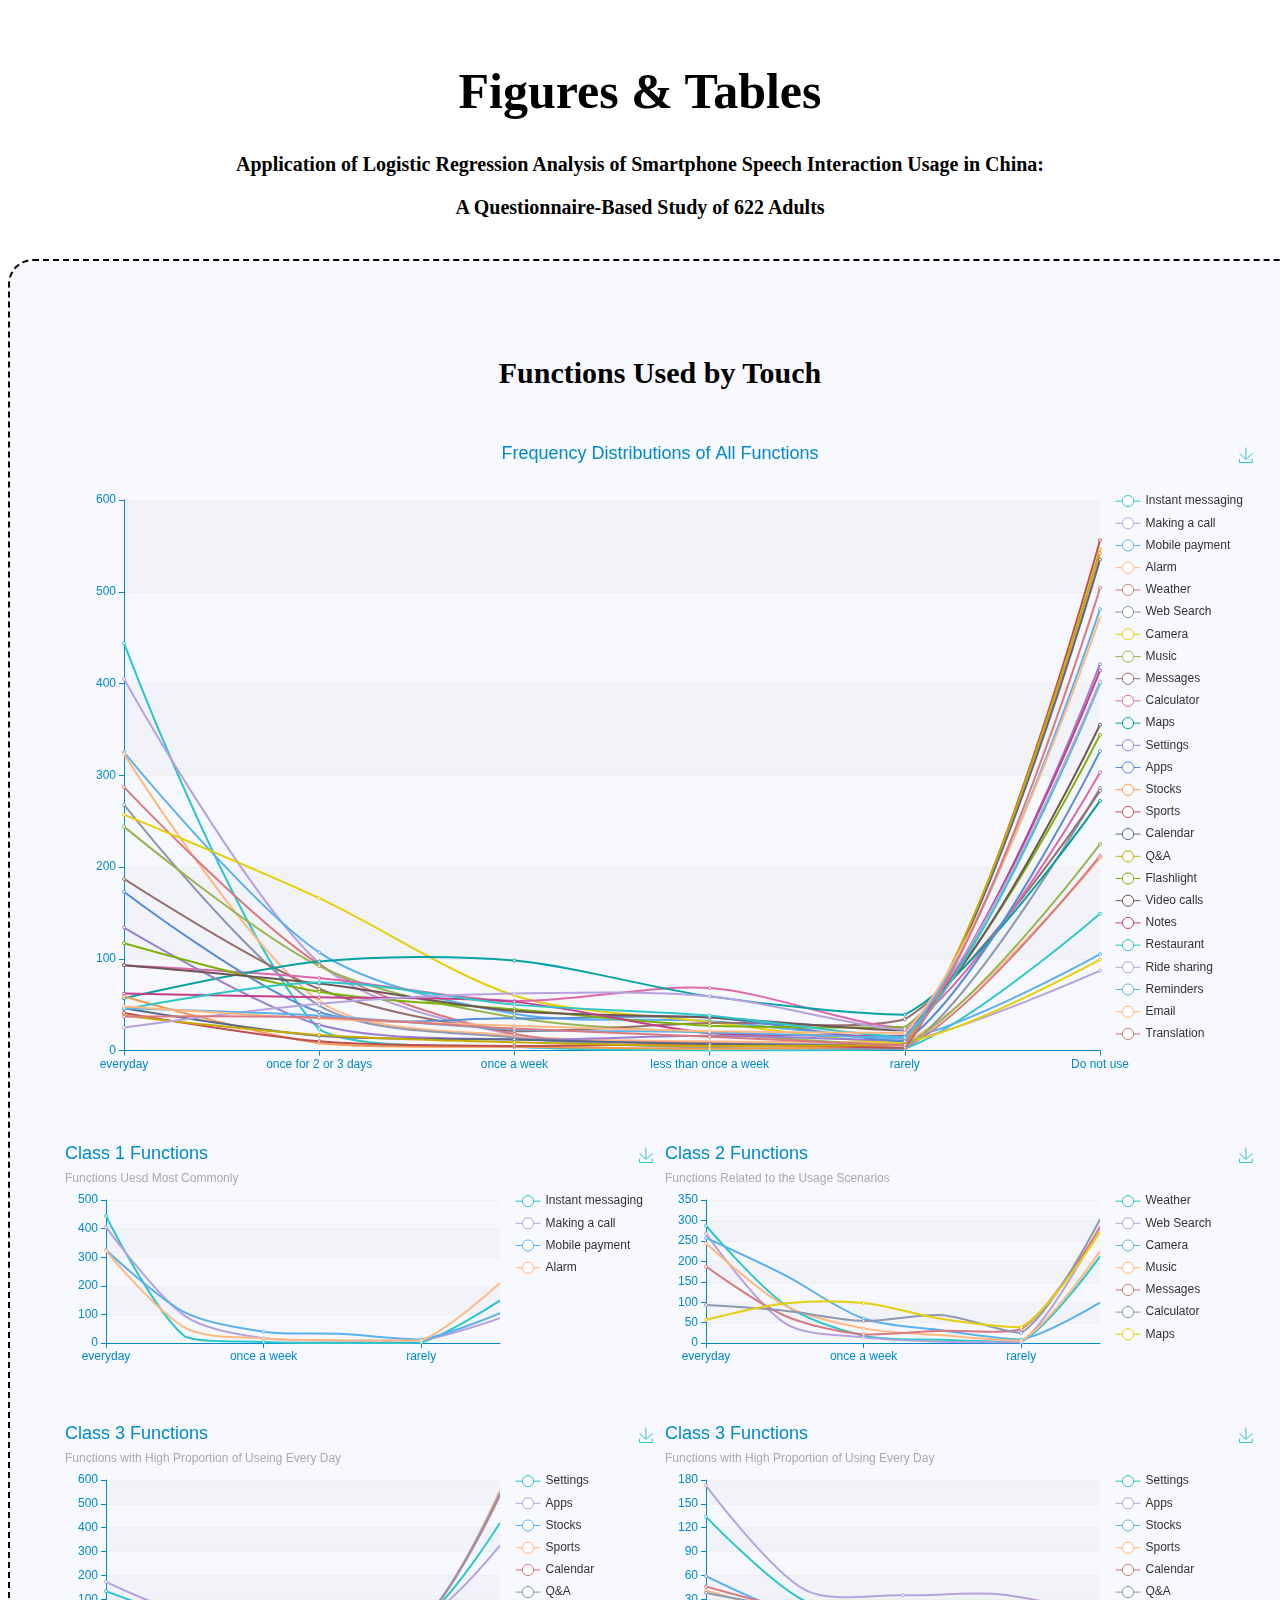
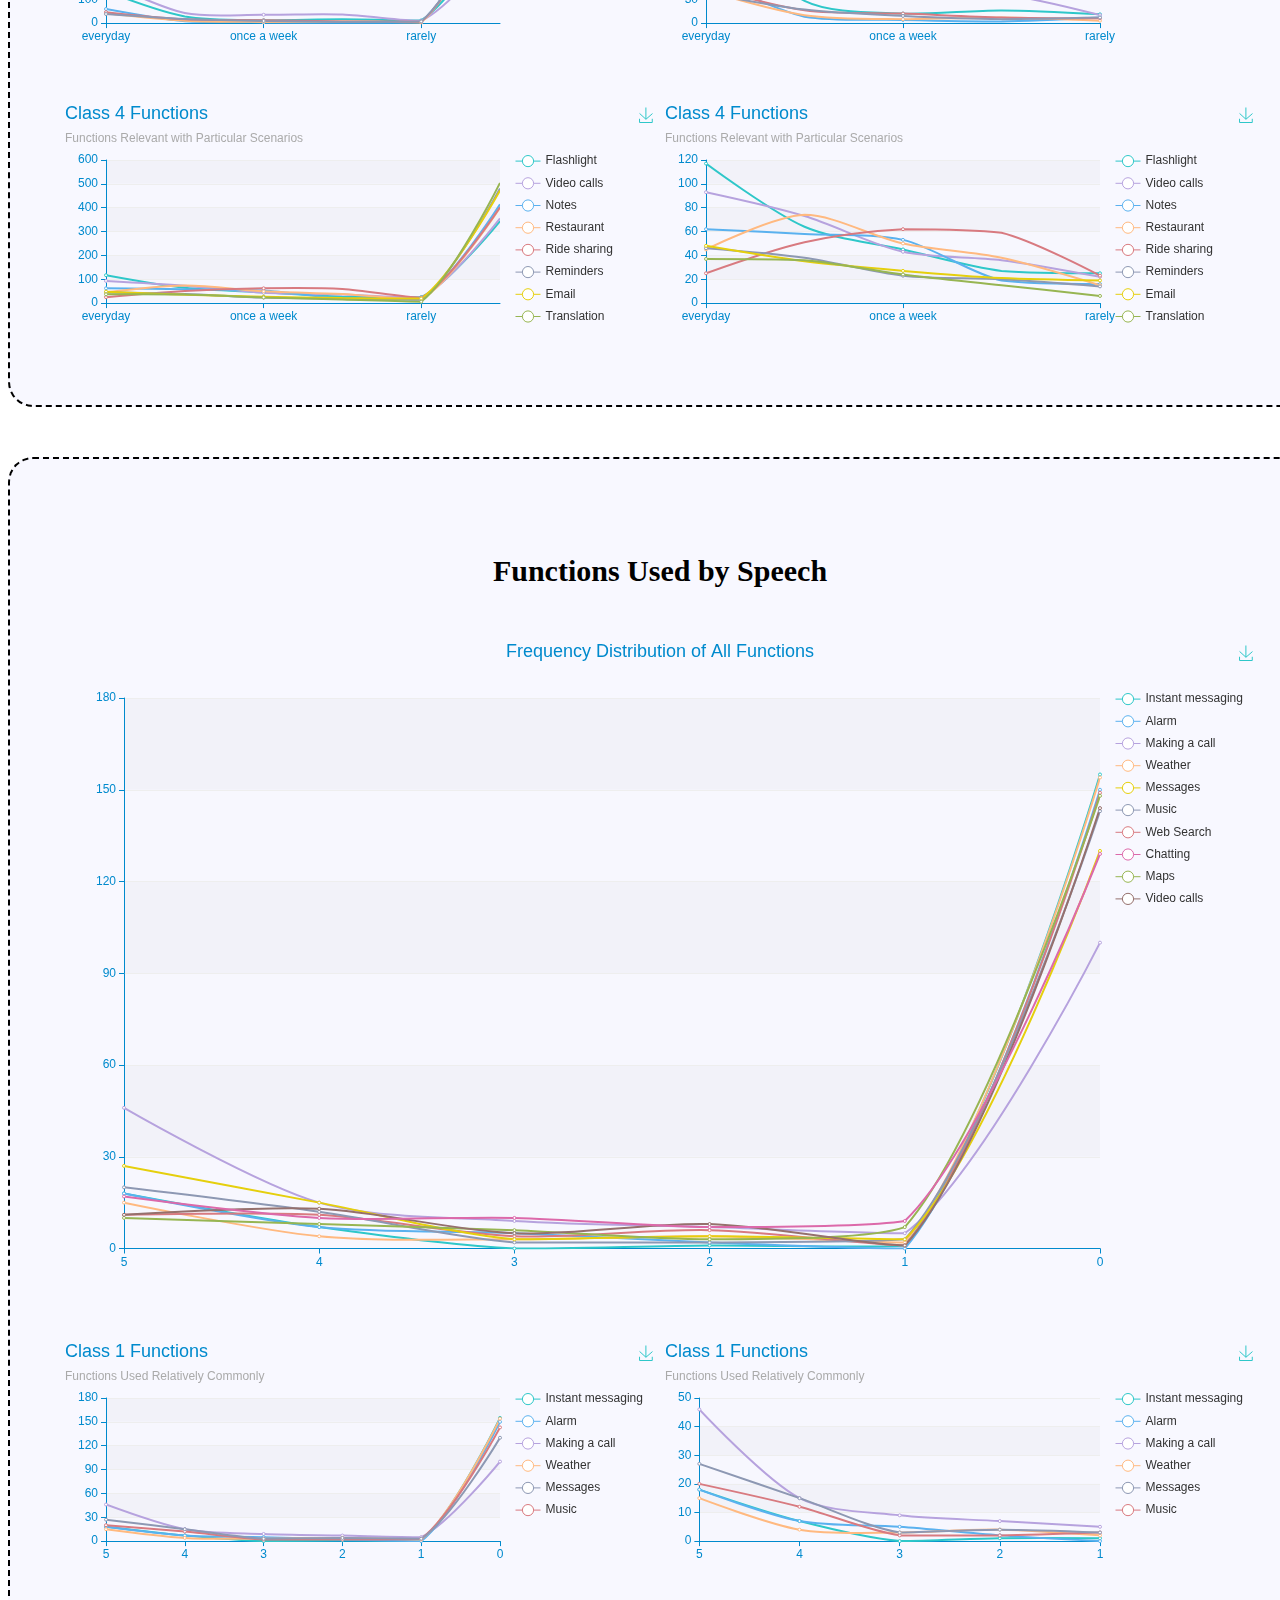
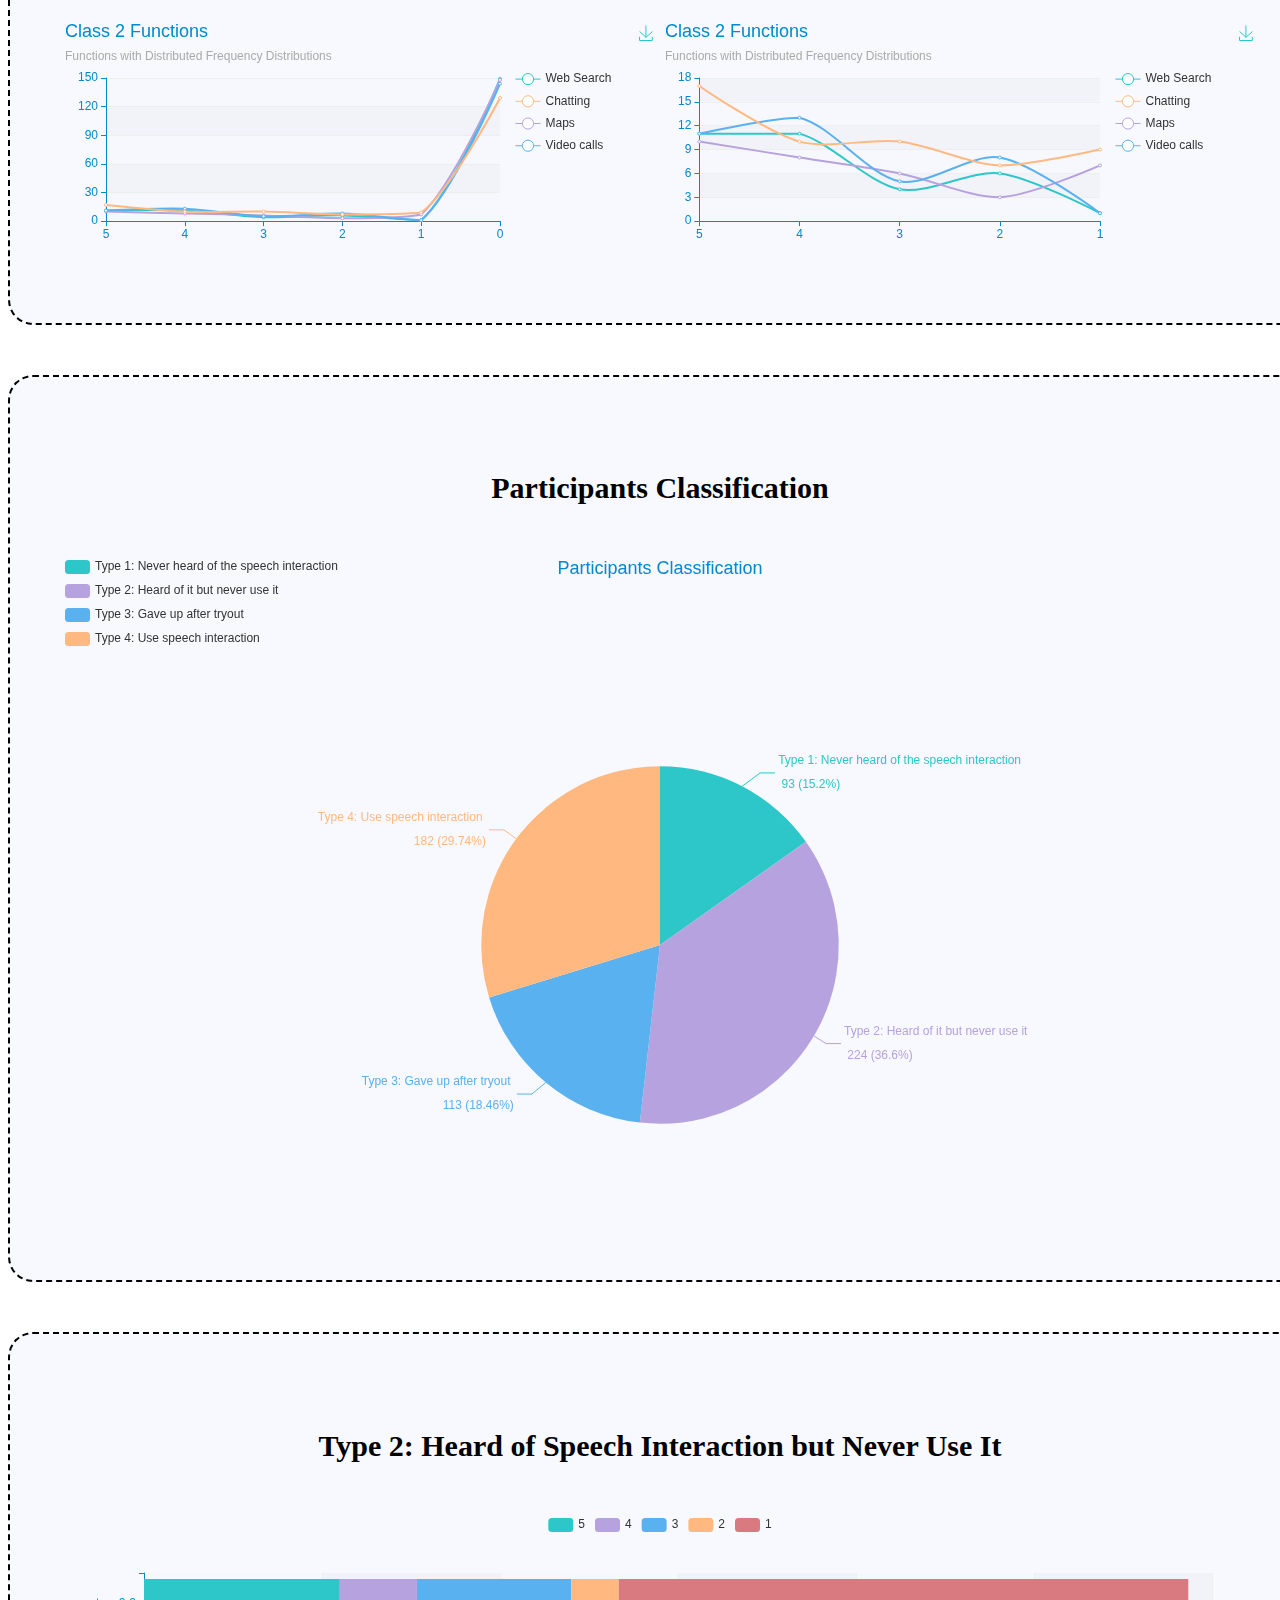
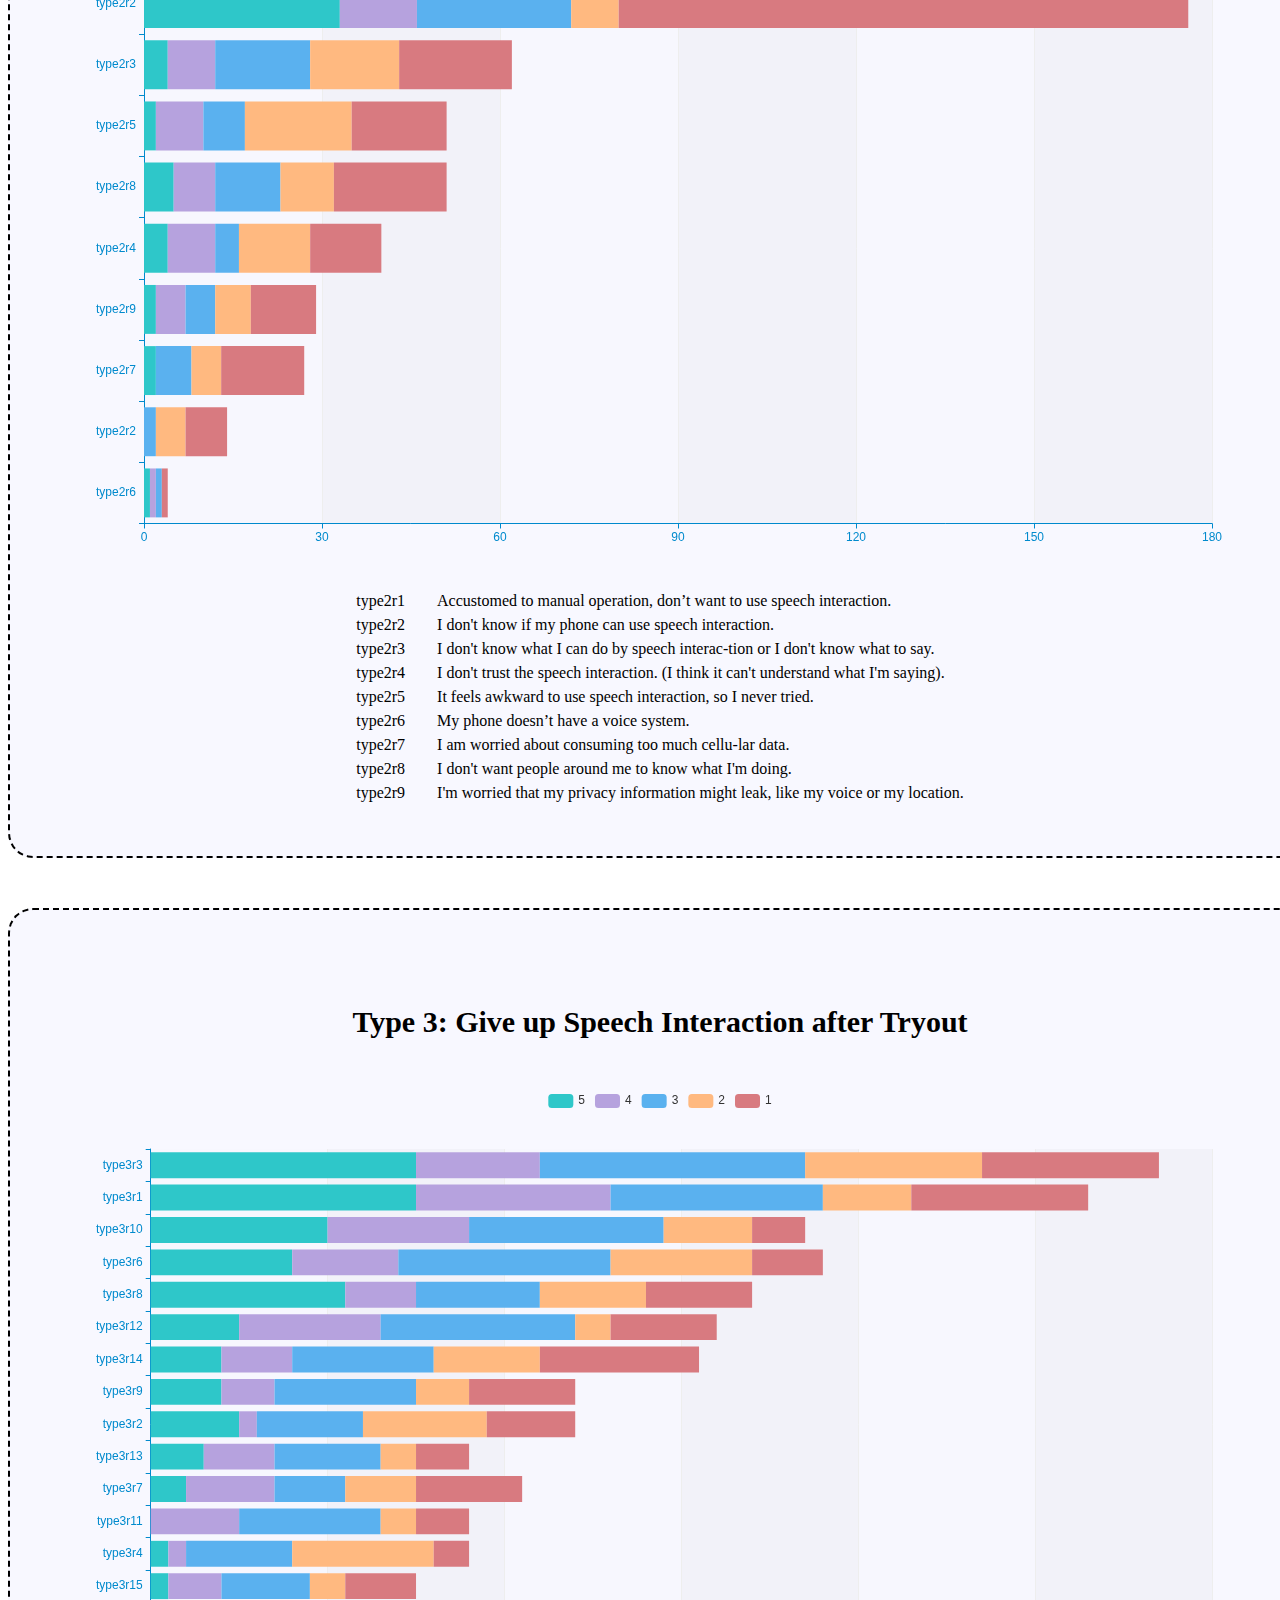
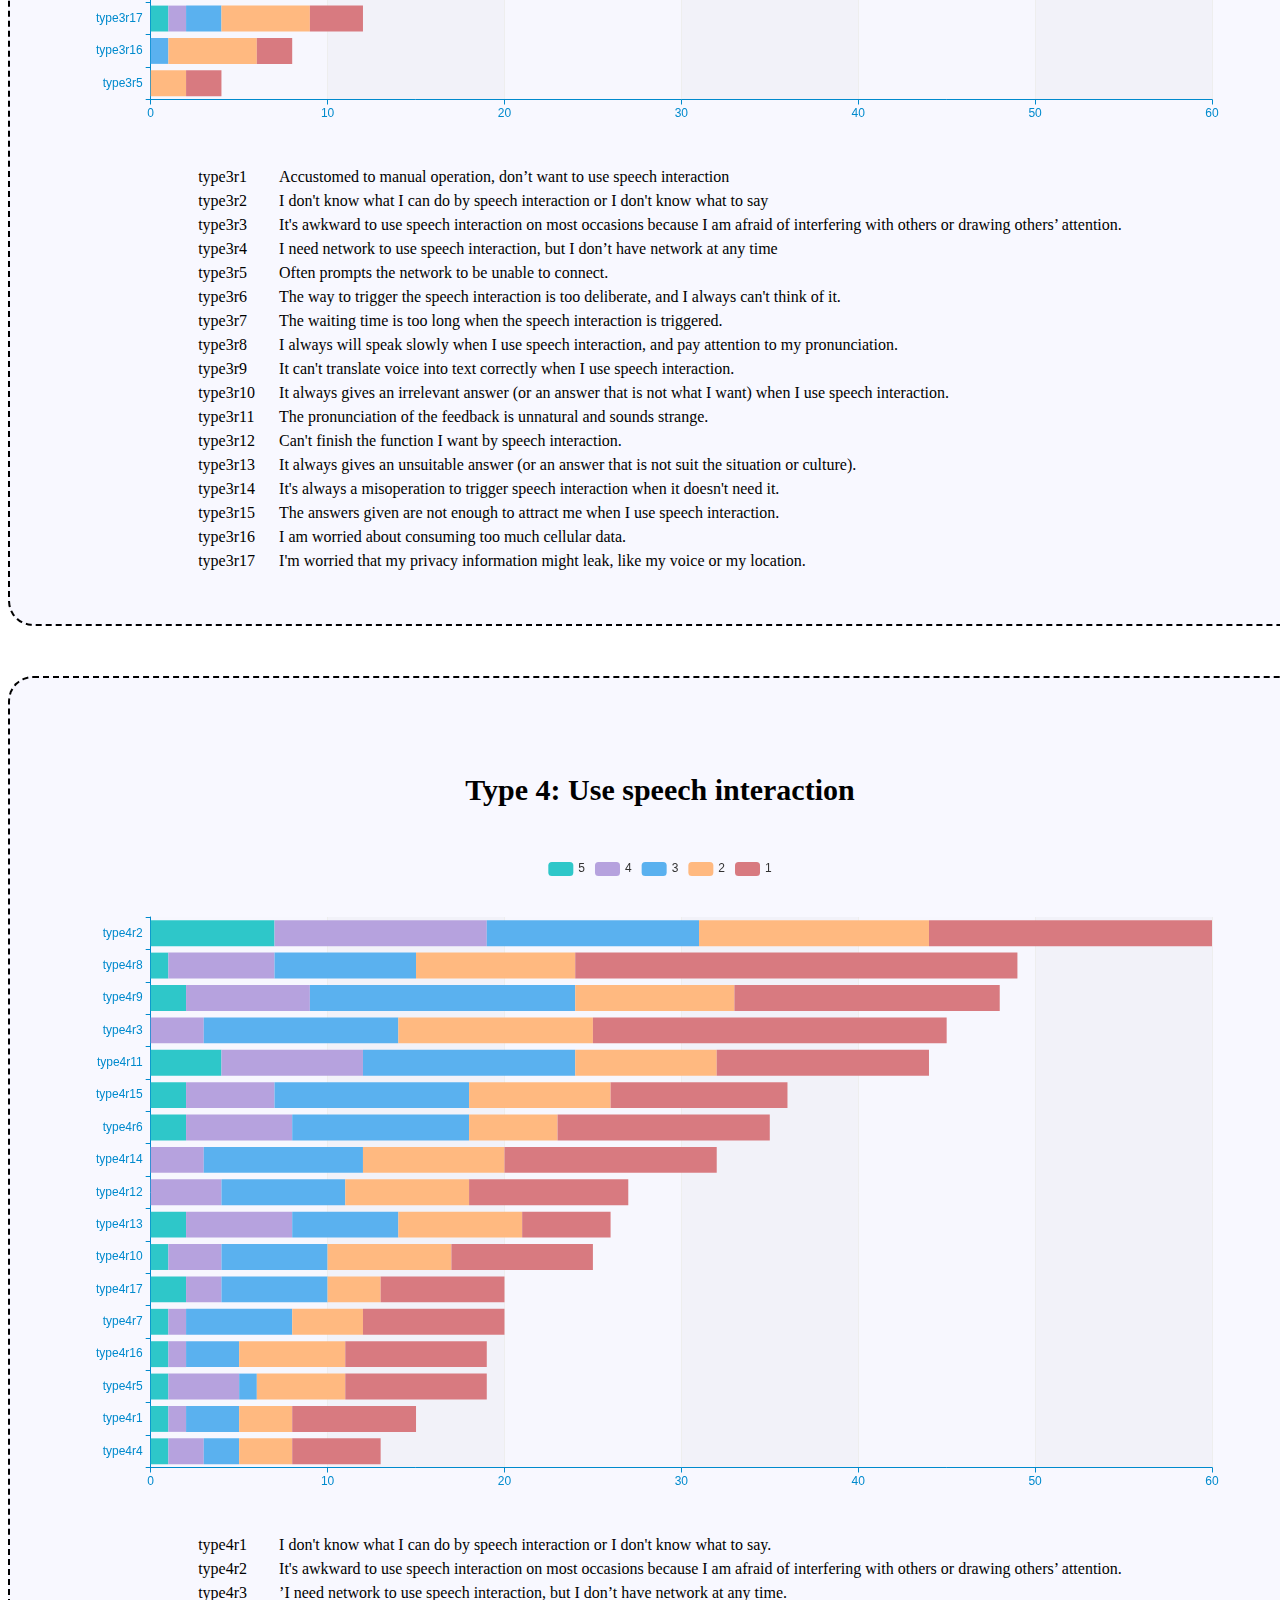
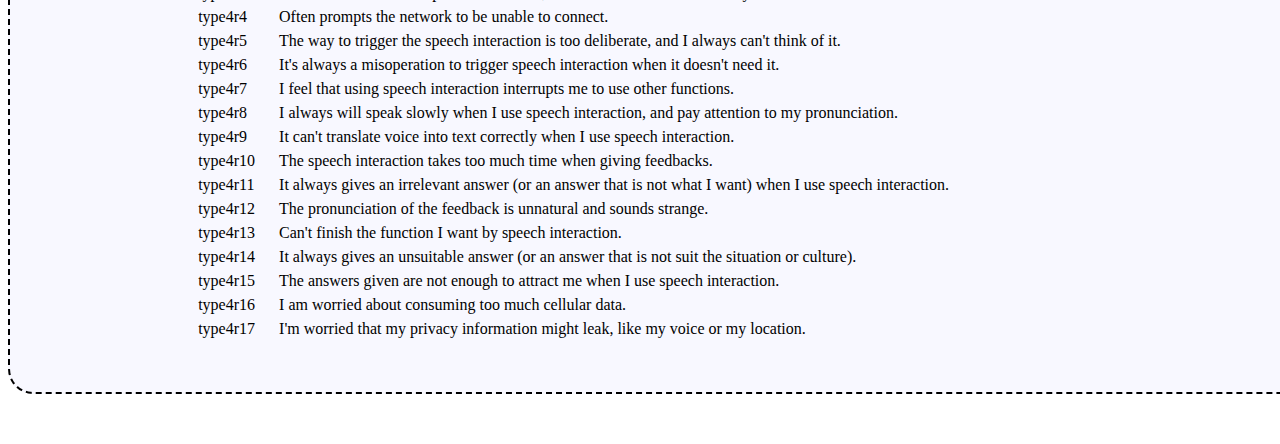
<file: Charts.html>
<!DOCTYPE html>
<html>
<head>
    <meta charset="utf-8">
    <title>ECharts</title>
    <!-- 引入 echarts.js -->
    <script src="echarts.js"></script>
    <script src="macarons.js"></script>
    <link rel="stylesheet" type="text/css" href="style.css">

</head>
<body>
    <div class="title">
        <h1 style="font-size:50px;">Figures & Tables</h1>
        <h3 style="font-size:20px;">Application of Logistic Regression Analysis of Smartphone Speech Interaction Usage in China: </h3>
        <h3 style="font-size:20px;">A Questionnaire-Based Study of 622 Adults</h3>
    </div>
    <div class="block" >
    <div class="subtitle"><h2 style="font-size:30px;">Functions Used by Touch</h2></div>
    <!-- 为ECharts准备一个具备大小（宽高）的Dom -->
    <div class="original" id="total"></div>
    <script type="text/javascript">
        // 基于准备好的dom，初始化echarts实例
        var myChart = echarts.init(document.getElementById('total'),'macarons');

        // 指定图表的配置项和数据
        option = {
            title: {
                text: 'Frequency Distributions of All Functions',
                left: 'center'
            },
            tooltip: {
                trigger: 'axis'
            },
            legend: {
                data:['Instant messaging','Making a call','Mobile payment','Alarm','Weather','Web Search','Camera','Music','Messages','Calculator','Maps','Settings','Apps','Stocks','Sports','Calendar','Q&A','Flashlight','Video calls','Notes','Restaurant','Ride sharing','Reminders','Email','Translation'],
                top: '50',
                width: '150',
                left:'1050',
                orient: 'vertical'
            },
            grid: {
                left: '3%',
                right: '160',
                bottom: '3%',
                containLabel: true
            },
            toolbox: {
                feature: {
                    saveAsImage: {}
                }
            },
            xAxis: {
                type: 'category',
                boundaryGap: false,
                data: ['everyday','once for 2 or 3 days','once a week','less than once a week','rarely','Do not use']
            },
            yAxis: {
                type: 'value'
            },
            series: [
                {
                    name:'Instant messaging',
                    type:'line',
                    data:[444, 23, 4, 0, 2, 149]
                },
                {
                    name:'Making a call',
                    type:'line',
                    data:[405, 95, 17, 8, 10, 87]
                },
                {
                    name:'Mobile payment',
                    type:'line',
                    data:[325, 107, 40, 32, 13, 105]
                },
                {
                    name:'Alarm',
                    type:'line',
                    data:[323, 54, 16, 10, 9, 210]
                },
                {
                    name:'Weather',
                    type:'line',
                    data:[287, 94, 18, 8, 3, 212]
                },
                {
                    name:'Web Search',
                    type:'line',
                    data:[268, 49, 14, 3, 2, 286]
                },
                {
                    name:'Camera',
                    type:'line',
                    data:[257, 166, 60, 31, 9, 99]
                },
                {
                    name:'Music',
                    type:'line',
                    data:[244, 92, 36, 19, 6, 225]
                },
                {
                    name:'Messages',
                    type:'line',
                    data:[187, 67, 21, 30, 34, 283]
                },
                {
                    name:'Calculator',
                    type:'line',
                    data:[93, 79, 54, 68, 25, 303]
                },
                {
                    name:'Maps',
                    type:'line',
                    data:[57, 97, 98, 59, 39, 272]
                },
                {
                    name:'Settings',
                    type:'line',
                    data:[134, 28, 12, 16, 11, 421]
                },
                {
                    name:'Apps',
                    type:'line',
                    data:[173, 42, 35, 36, 10, 326]
                },
                {
                    name:'Stocks',
                    type:'line',
                    data:[59, 8, 4, 2, 7, 542]
                },
                {
                    name:'Sports',
                    type:'line',
                    data:[41, 10, 5, 7, 3, 556]
                },
                {
                    name:'Calendar',
                    type:'line',
                    data:[46, 16, 12, 7, 6, 535]
                },
                {
                    name:'Q&A',
                    type:'line',
                    data:[38, 17, 9, 5, 7, 546]
                },
                {
                    name:'Flashlight',
                    type:'line',
                    data:[117, 64, 45, 27, 25, 344]
                },
                {
                    name:'Video calls',
                    type:'line',
                    data:[93, 73, 43, 36, 22, 355]
                },
                {
                    name:'Notes',
                    type:'line',
                    data:[62, 58, 53, 19, 16, 414]
                },
                {
                    name:'Restaurant',
                    type:'line',
                    data:[45, 74, 50, 38, 15, 400]
                },
                {
                    name:'Ride sharing',
                    type:'line',
                    data:[25, 51, 62, 59, 23, 402]
                },
                {
                    name:'Reminders',
                    type:'line',
                    data:[46, 38, 23, 20, 14, 481]
                },
                {
                    name:'Email',
                    type:'line',
                    data:[48, 35, 27, 21, 19, 472]
                },
                {
                    name:'Translation',
                    type:'line',
                    data:[37, 36, 24, 15, 6, 504]
                }
            ]
        };        
        // 使用刚指定的配置项和数据显示图表。
        myChart.setOption(option);
    </script>
    
    <!-- 为ECharts准备一个具备大小（宽高）的Dom -->
    <div class="part" id="class1" ></div>
    <script type="text/javascript">
        // 基于准备好的dom，初始化echarts实例
        var myChart = echarts.init(document.getElementById('class1'),'macarons');

        // 指定图表的配置项和数据
        option = {
            title: {
                text: 'Class 1 Functions',
                subtext:'Functions Uesd Most Commonly'
            },
            tooltip: {
                trigger: 'axis'
            },
            legend: {
                data:['Instant messaging','Making a call','Mobile payment','Alarm'],
                top: '50',
                width: '150',
                left:'450',
                orient: 'vertical'
            },
            grid: {
                left: '3%',
                right: '160',
                bottom: '3%',
                containLabel: true
            },
            toolbox: {
                feature: {
                    saveAsImage: {}
                }
            },
            xAxis: {
                type: 'category',
                boundaryGap: false,
                data: ['everyday','once for 2 or 3 days','once a week','less than once a week','rarely','Do not use']
            },
            yAxis: {
                type: 'value'
            },
            series: [
                {
                    name:'Instant messaging',
                    type:'line',
                    data:[444, 23, 4, 0, 2, 149]
                },
                {
                    name:'Making a call',
                    type:'line',
                    data:[405, 95, 17, 8, 10, 87]
                },
                {
                    name:'Mobile payment',
                    type:'line',
                    data:[325, 107, 40, 32, 13, 105]
                },
                {
                    name:'Alarm',
                    type:'line',
                    data:[323, 54, 16, 10, 9, 210]
                }
            ]
        };        
        // 使用刚指定的配置项和数据显示图表。
        myChart.setOption(option);
    </script>

     <!-- 为ECharts准备一个具备大小（宽高）的Dom -->
    <div class="part" id="class2" ></div>
    <script type="text/javascript">
        // 基于准备好的dom，初始化echarts实例
        var myChart = echarts.init(document.getElementById('class2'),'macarons');

        // 指定图表的配置项和数据
        option = {
            title: {
                text: 'Class 2 Functions',
                subtext:'Functions Related to the Usage Scenarios'
            },
            tooltip: {
                trigger: 'axis'
            },
            legend: {
                data:['Weather','Web Search','Camera','Music','Messages','Calculator','Maps'],
                top: '50',
                width:'150',
                left:'450',
                orient: 'vertical',
                align:'left'
            },
            grid: {
                left: '3%',
                right: '160',
                bottom: '3%',
                containLabel: true
            },
            toolbox: {
                feature: {
                    saveAsImage: {}
                }
            },
            xAxis: {
                type: 'category',
                boundaryGap: false,
                data: ['everyday','once for 2 or 3 days','once a week','less than once a week','rarely','Do not use']
            },
            yAxis: {
                type: 'value'
            },
            series: [
                {
                    name:'Weather',
                    type:'line',
                    data:[287, 94, 18, 8, 3, 212]
                },
                {
                    name:'Web Search',
                    type:'line',
                    data:[268, 49, 14, 3, 2, 286]
                },
                {
                    name:'Camera',
                    type:'line',
                    data:[257, 166, 60, 31, 9, 99]
                },
                {
                    name:'Music',
                    type:'line',
                    data:[244, 92, 36, 19, 6, 225]
                },
                {
                    name:'Messages',
                    type:'line',
                    data:[187, 67, 21, 30, 34, 283]
                },
                {
                    name:'Calculator',
                    type:'line',
                    data:[93, 79, 54, 68, 25, 303]
                },
                {
                    name:'Maps',
                    type:'line',
                    data:[57, 97, 98, 59, 39, 272]
                }
            ]
        };        
        // 使用刚指定的配置项和数据显示图表。
        myChart.setOption(option);
    </script>

    <!-- 为ECharts准备一个具备大小（宽高）的Dom -->
    <div class="part" id="class3-0" ></div>
    <script type="text/javascript">
        // 基于准备好的dom，初始化echarts实例
        var myChart = echarts.init(document.getElementById('class3-0'),'macarons');

        // 指定图表的配置项和数据
        option = {
            title: {
                text: 'Class 3 Functions',
                subtext:'Functions with High Proportion of Useing Every Day'
            
            },
            tooltip: {
                trigger: 'axis'
            },
            legend: {
                data:['Settings','Apps','Stocks','Sports','Calendar','Q&A'],
                top: '50',
                width:'150',
                left:'450',
                orient: 'vertical',
                align:'left'
            },
            grid: {
                left: '3%',
                right: '160',
                bottom: '3%',
                containLabel: true
            },
            toolbox: {
                feature: {
                    saveAsImage: {}
                }
            },
            xAxis: {
                type: 'category',
                boundaryGap: false,
                data: ['everyday','once for 2 or 3 days','once a week','less than once a week','rarely','Do not use']
            },
            yAxis: {
                type: 'value'
            },
            series: [
                {
                    name:'Settings',
                    type:'line',
                    data:[134, 28, 12, 16, 11, 421]
                },
                {
                    name:'Apps',
                    type:'line',
                    data:[173, 42, 35, 36, 10, 326]
                },
                {
                    name:'Stocks',
                    type:'line',
                    data:[59, 8, 4, 2, 7, 542]
                },
                {
                    name:'Sports',
                    type:'line',
                    data:[41, 10, 5, 7, 3, 556]
                },
                {
                    name:'Calendar',
                    type:'line',
                    data:[46, 16, 12, 7, 6, 535]
                },
                {
                    name:'Q&A',
                    type:'line',
                    data:[38, 17, 9, 5, 7, 546]
                },
            ]
        };        
        // 使用刚指定的配置项和数据显示图表。
        myChart.setOption(option);
    </script>

    <!-- 为ECharts准备一个具备大小（宽高）的Dom -->
    <div class="part" id="class3" ></div>
    <script type="text/javascript">
        // 基于准备好的dom，初始化echarts实例
        var myChart = echarts.init(document.getElementById('class3'),'macarons');

        // 指定图表的配置项和数据
        option = {
            title: {
                text: 'Class 3 Functions',
                subtext:'Functions with High Proportion of Using Every Day'
            },
            tooltip: {
                trigger: 'axis'
            },
            legend: {
                data:['Settings','Apps','Stocks','Sports','Calendar','Q&A'],
                top: '50',
                width:'150',
                left:'450',
                orient: 'vertical',
                align:'left'
            },
            grid: {
                left: '3%',
                right: '160',
                bottom: '3%',
                containLabel: true
            },
            toolbox: {
                feature: {
                    saveAsImage: {}
                }
            },
            xAxis: {
                type: 'category',
                boundaryGap: false,
                data: ['everyday','once for 2 or 3 days','once a week','less than once a week','rarely']
            },
            yAxis: {
                type: 'value'
            },
            series: [
                {
                    name:'Settings',
                    type:'line',
                    data:[134, 28, 12, 16, 11]
                },
                {
                    name:'Apps',
                    type:'line',
                    data:[173, 42, 35, 36, 10]
                },
                {
                    name:'Stocks',
                    type:'line',
                    data:[59, 8, 4, 2, 7]
                },
                {
                    name:'Sports',
                    type:'line',
                    data:[41, 10, 5, 7, 3]
                },
                {
                    name:'Calendar',
                    type:'line',
                    data:[46, 16, 12, 7, 6]
                },
                {
                    name:'Q&A',
                    type:'line',
                    data:[38, 17, 9, 5, 7]
                },
            ]
        };        
        // 使用刚指定的配置项和数据显示图表。
        myChart.setOption(option);
    </script>

    <!-- 为ECharts准备一个具备大小（宽高）的Dom -->
    <div class="part" id="class4-0" ></div>
    <script type="text/javascript">
        // 基于准备好的dom，初始化echarts实例
        var myChart = echarts.init(document.getElementById('class4-0'),'macarons');

        // 指定图表的配置项和数据
        option = {
            title: {
                text: 'Class 4 Functions',
                subtext:'Functions Relevant with Particular Scenarios'
            },
            tooltip: {
                trigger: 'axis'
            },
            legend: {
                data:['Flashlight','Video calls','Notes','Restaurant','Ride sharing','Reminders','Email','Translation'],
                top: '50',
                width:'150',
                left:'450',
                orient: 'vertical',
                align:'left'
            },
            grid: {
                left: '3%',
                right: '160',
                bottom: '3%',
                containLabel: true
            },
            toolbox: {
                feature: {
                    saveAsImage: {}
                }
            },
            xAxis: {
                type: 'category',
                boundaryGap: false,
                data: ['everyday','once for 2 or 3 days','once a week','less than once a week','rarely','Do not use']
            },
            yAxis: {
                type: 'value'
            },
            series: [
                {
                    name:'Flashlight',
                    type:'line',
                    data:[117, 64, 45, 27, 25, 344]
                },
                {
                    name:'Video calls',
                    type:'line',
                    data:[93, 73, 43, 36, 22, 355]
                },
                {
                    name:'Notes',
                    type:'line',
                    data:[62, 58, 53, 19, 16, 414]
                },
                {
                    name:'Restaurant',
                    type:'line',
                    data:[45, 74, 50, 38, 15, 400]
                },
                {
                    name:'Ride sharing',
                    type:'line',
                    data:[25, 51, 62, 59, 23, 402]
                },
                {
                    name:'Reminders',
                    type:'line',
                    data:[46, 38, 23, 20, 14, 481]
                },
                {
                    name:'Email',
                    type:'line',
                    data:[48, 35, 27, 21, 19, 472]
                },
                {
                    name:'Translation',
                    type:'line',
                    data:[37, 36, 24, 15, 6, 504]
                }
            ]
        };        
        // 使用刚指定的配置项和数据显示图表。
        myChart.setOption(option);
    </script>

   <!-- 为ECharts准备一个具备大小（宽高）的Dom -->
   <div class="part" id="class4" ></div>
   <script type="text/javascript">
       // 基于准备好的dom，初始化echarts实例
       var myChart = echarts.init(document.getElementById('class4'),'macarons');

       // 指定图表的配置项和数据
       option = {
           title: {
               text: 'Class 4 Functions',
               subtext:'Functions Relevant with Particular Scenarios'
           },
           tooltip: {
               trigger: 'axis'
           },
           legend: {
               data:['Flashlight','Video calls','Notes','Restaurant','Ride sharing','Reminders','Email','Translation'],
               top: '50',
                width:'150',
                left:'450',
                orient: 'vertical',
                align:'left'
           },
           grid: {
               left: '3%',
               right: '160',
               bottom: '3%',
               containLabel: true
           },
           toolbox: {
               feature: {
                   saveAsImage: {}
               }
           },
           xAxis: {
               type: 'category',
               boundaryGap: false,
               data: ['everyday','once for 2 or 3 days','once a week','less than once a week','rarely']
           },
           yAxis: {
               type: 'value'
           },
           series: [
               {
                   name:'Flashlight',
                   type:'line',
                   data:[117, 64, 45, 27, 25]
               },
               {
                   name:'Video calls',
                   type:'line',
                   data:[93, 73, 43, 36, 22]
               },
               {
                   name:'Notes',
                   type:'line',
                   data:[62, 58, 53, 19, 16]
               },
               {
                   name:'Restaurant',
                   type:'line',
                   data:[45, 74, 50, 38, 15]
               },
               {
                   name:'Ride sharing',
                   type:'line',
                   data:[25, 51, 62, 59, 23]
               },
               {
                   name:'Reminders',
                   type:'line',
                   data:[46, 38, 23, 20, 14]
               },
               {
                   name:'Email',
                   type:'line',
                   data:[48, 35, 27, 21, 19]
               },
               {
                   name:'Translation',
                   type:'line',
                   data:[37, 36, 24, 15, 6]
               }
           ]
       };        
       // 使用刚指定的配置项和数据显示图表。
       myChart.setOption(option);
   </script>
   </div>

    <div class="block">
    <div class="subtitle"><h2 style="font-size:30px;">Functions Used by Speech</h2></div>
    <div class="original" id="speechTotal"></div>
    <script type="text/javascript">
        // 基于准备好的dom，初始化echarts实例
        var myChart = echarts.init(document.getElementById('speechTotal'),'macarons');

        // 指定图表的配置项和数据
        option = {
            title: {
                text: 'Frequency Distribution of All Functions',
                left: 'center'
            },
            tooltip: {
                trigger: 'axis'
            },
            legend: {
                data:['Instant messaging','Alarm','Making a call','Weather','Messages','Music','Web Search','Chatting','Maps','Video calls'],
                top: '50',
                width: '150',
                left:'1050',
                orient: 'vertical'
            },
            grid: {
                left: '3%',
                right: '160',
                bottom: '3%',
                containLabel: true
            },
            toolbox: {
                feature: {
                    saveAsImage: {}
                }
            },
            xAxis: {
                type: 'category',
                boundaryGap: false,
                data: ['5','4','3','2','1','0']
            },
            yAxis: {
                type: 'value'
            },
            series: [
                {
                    name:'Instant messaging',
                    type:'line',
                    data:[18, 7, 0, 1, 1, 155]
                },
                {
                    name:'Making a call',
                    type:'line',
                    data:[46, 15, 9, 7, 5, 100]
                },
                {
                    name:'Alarm',
                    type:'line',
                    data:[18, 7, 5, 2, 0, 150]
                },
                {
                    name:'Weather',
                    type:'line',
                    data:[15, 4, 3, 4, 2, 154]
                },
                {
                    name:'Web Search',
                    type:'line',
                    data:[11, 11, 4, 6, 1, 149]
                },
                {
                    name:'Music',
                    type:'line',
                    data:[20, 12, 2, 2, 3, 143]
                },
                {
                    name:'Messages',
                    type:'line',
                    data:[27, 15, 3, 4, 3, 130]
                },
                {
                    name:'Maps',
                    type:'line',
                    data:[10, 8, 6, 3, 7, 148]
                },
                {
                    name:'Video calls',
                    type:'line',
                    data:[11, 13, 5, 8, 1, 144]
                },
                {
                    name:'Chatting',
                    type:'line',
                    data:[17, 10, 10, 7, 9, 129]
                }
            ]
        };        
        // 使用刚指定的配置项和数据显示图表。
        myChart.setOption(option);
    </script>
    
    <div class="part" id="speechclass1-0"></div>
    <script type="text/javascript">
        // 基于准备好的dom，初始化echarts实例
        var myChart = echarts.init(document.getElementById('speechclass1-0'),'macarons');

        // 指定图表的配置项和数据
        option = {
            title: {
                text: 'Class 1 Functions',
                subtext:'Functions Used Relatively Commonly'
            },
            tooltip: {
                trigger: 'axis'
            },
            legend: {
                data:['Instant messaging','Alarm','Making a call','Weather','Messages','Music'],
                top: '50',
                width: '150',
                left:'450',
                orient: 'vertical'
            },
            grid: {
                left: '3%',
                right: '160',
                bottom: '3%',
                containLabel: true
            },
            toolbox: {
                feature: {
                    saveAsImage: {}
                }
            },
            xAxis: {
                type: 'category',
                boundaryGap: false,
                data: ['5','4','3','2','1','0']
            },
            yAxis: {
                type: 'value'
            },
            series: [
                {
                    name:'Instant messaging',
                    type:'line',
                    data:[18, 7, 0, 1, 1, 155]
                },
                {
                    name:'Making a call',
                    type:'line',
                    data:[46, 15, 9, 7, 5, 100]
                },
                {
                    name:'Alarm',
                    type:'line',
                    data:[18, 7, 5, 2, 0, 150]
                },
                {
                    name:'Weather',
                    type:'line',
                    data:[15, 4, 3, 4, 2, 154]
                },
                {
                    name:'Music',
                    type:'line',
                    data:[20, 12, 2, 2, 3, 143]
                },
                {
                    name:'Messages',
                    type:'line',
                    data:[27, 15, 3, 4, 3, 130]
                }
            ]
        };        
        // 使用刚指定的配置项和数据显示图表。
        myChart.setOption(option);
    </script>

    <div class="part" id="speechclass1"></div>
    <script type="text/javascript">
        // 基于准备好的dom，初始化echarts实例
        var myChart = echarts.init(document.getElementById('speechclass1'),'macarons');

        // 指定图表的配置项和数据
        option = {
            title: {
                text: 'Class 1 Functions',
                subtext:'Functions Used Relatively Commonly'
            },
            tooltip: {
                trigger: 'axis'
            },
            legend: {
                data:['Instant messaging','Alarm','Making a call','Weather','Messages','Music'],
                top: '50',
                width: '150',
                left:'450',
                orient: 'vertical'
            },
            grid: {
                left: '3%',
                right: '160',
                bottom: '3%',
                containLabel: true
            },
            toolbox: {
                feature: {
                    saveAsImage: {}
                }
            },
            xAxis: {
                type: 'category',
                boundaryGap: false,
                data: ['5','4','3','2','1',]
            },
            yAxis: {
                type: 'value'
            },
            series: [
                {
                    name:'Instant messaging',
                    type:'line',
                    data:[18, 7, 0, 1, 1]
                },
                {
                    name:'Making a call',
                    type:'line',
                    data:[46, 15, 9, 7, 5]
                },
                {
                    name:'Alarm',
                    type:'line',
                    data:[18, 7, 5, 2, 0]
                },
                {
                    name:'Weather',
                    type:'line',
                    data:[15, 4, 3, 4, 2]
                },
                {
                    name:'Music',
                    type:'line',
                    data:[20, 12, 2, 2, 3]
                },
                {
                    name:'Messages',
                    type:'line',
                    data:[27, 15, 3, 4, 3]
                }
            ]
        };        
        // 使用刚指定的配置项和数据显示图表。
        myChart.setOption(option);
    </script>
    
    <div class="part" id="speechclass2-0"></div>
    <script type="text/javascript">
        // 基于准备好的dom，初始化echarts实例
        var myChart = echarts.init(document.getElementById('speechclass2-0'),'macarons');

        // 指定图表的配置项和数据
        option = {
            title: {
                text: 'Class 2 Functions',
                subtext:'Functions with Distributed Frequency Distributions'
            },
            tooltip: {
                trigger: 'axis'
            },
            legend: {
                data:['Web Search','Chatting','Maps','Video calls'],
                top: '50',
                width: '150',
                left:'450',
                orient: 'vertical'
            },
            grid: {
                left: '3%',
                right: '160',
                bottom: '3%',
                containLabel: true
            },
            toolbox: {
                feature: {
                    saveAsImage: {}
                }
            },
            xAxis: {
                type: 'category',
                boundaryGap: false,
                data: ['5','4','3','2','1','0']
            },
            yAxis: {
                type: 'value'
            },
            series: [
                {
                    name:'Web Search',
                    type:'line',
                    data:[11, 11, 4, 6, 1, 149]
                },
                {
                    name:'Maps',
                    type:'line',
                    data:[10, 8, 6, 3, 7, 148]
                },
                {
                    name:'Video calls',
                    type:'line',
                    data:[11, 13, 5, 8, 1, 144]
                },
                {
                    name:'Chatting',
                    type:'line',
                    data:[17, 10, 10, 7, 9, 129]
                }
            ]
        };        
        // 使用刚指定的配置项和数据显示图表。
        myChart.setOption(option);
    </script>

<div class="part" id="speechclass2"></div>
<script type="text/javascript">
    // 基于准备好的dom，初始化echarts实例
    var myChart = echarts.init(document.getElementById('speechclass2'),'macarons');

    // 指定图表的配置项和数据
    option = {
        title: {
            text: 'Class 2 Functions',
            subtext:'Functions with Distributed Frequency Distributions'
        },
        tooltip: {
            trigger: 'axis'
        },
        legend: {
            data:['Web Search','Chatting','Maps','Video calls'],
            top: '50',
            width: '150',
            left:'450',
            orient: 'vertical'
        },
        grid: {
            left: '3%',
            right: '160',
            bottom: '3%',
            containLabel: true
        },
        toolbox: {
            feature: {
                saveAsImage: {}
            }
        },
        xAxis: {
            type: 'category',
            boundaryGap: false,
            data: ['5','4','3','2','1']
        },
        yAxis: {
            type: 'value'
        },
        series: [
            {
                name:'Web Search',
                type:'line',
                data:[11, 11, 4, 6, 1]
            },
            {
                name:'Maps',
                type:'line',
                data:[10, 8, 6, 3, 7]
            },
            {
                name:'Video calls',
                type:'line',
                data:[11, 13, 5, 8, 1]
            },
            {
                name:'Chatting',
                type:'line',
                data:[17, 10, 10, 7, 9]
            }
        ]
    };        
    // 使用刚指定的配置项和数据显示图表。
    myChart.setOption(option);
</script>
   </div>

<div class="block">
    <div class="subtitle">
        <h2 style="font-size:30px;">Participants Classification</h2>
    </div>
    <div class="original" id="participants"></div>
    <script type="text/javascript">
        // 基于准备好的dom，初始化echarts实例
        var myChart = echarts.init(document.getElementById('participants'),'macarons');
    
        // 指定图表的配置项和数据
        option = {
            title : {
                text: 'Participants Classification',
                x:'center'
            },
            tooltip : {
                trigger: 'item',
                formatter: "{a} <br/>{b} : {c} ({d}%)"
            },
            legend: {
                orient: 'vertical',
                left: 'left',
                data: ['Type 1: Never heard of the speech interaction','Type 2: Heard of it but never use it','Type 3: Gave up after tryout','Type 4: Use speech interaction']
            },
            series : [
                {
                    name: 'Participants Classification',
                    type: 'pie',
                    radius : '55%',
                    center: ['50%', '60%'],
                    label: {
                        normal:{
                            formatter: "{b} \n  \n {c} ({d}%)"
                        }
                    },
                    data:[
                        {value:93, name:'Type 1: Never heard of the speech interaction'},
                        {value:224, name:'Type 2: Heard of it but never use it'},
                        {value:113, name:'Type 3: Gave up after tryout'},
                        {value:182, name:'Type 4: Use speech interaction'},
                    ],
                    itemStyle: {
                        emphasis: {
                            shadowBlur: 10,
                            shadowOffsetX: 0,
                            shadowColor: 'rgba(0, 0, 0, 0.5)'
                        }
                    }
                }
            ]
        };
        // 使用刚指定的配置项和数据显示图表。
        myChart.setOption(option);
    </script>
</div>

<div class="block">
    <div class="subtitle">
        <h2 style="font-size:30px;">Type 2: Heard of Speech Interaction but Never Use It</h2>
    </div>
    <div class="original" id="type2reason"></div>
    <script type="text/javascript">
        var myChart = echarts.init(document.getElementById('type2reason'),'macarons');

    option = {
        tooltip : {
            trigger: 'axis',
            axisPointer : {            // 坐标轴指示器，坐标轴触发有效
                type : 'shadow'        // 默认为直线，可选为：'line' | 'shadow'
                    }
                },
        legend: {
            data: ['5', '4','3','2','1']
        },
        grid: {
            left: '3%',
            right: '4%',
            bottom: '3%',
            containLabel: true
        },
        xAxis:  {
            type: 'value'
        },
        yAxis: {
            type: 'category',
            // data: ['type2r1','type2r3','type2r5','type2r8','type2r4','type2r9','type2r7','type2r2','type2r6']
            data: ['type2r6','type2r2','type2r7','type2r9','type2r4','type2r8','type2r5','type2r3','type2r2']
        },
        series: [
            {
                name: '5',
                type: 'bar',
                stack: '总量',
                label: {
                    normal: {
                        show: false,
                        position: 'insideRight'
                    }
                },
                data: [1,0,2,2,4,5,2,4,33]
            },
            {
                name: '4',
                type: 'bar',
                stack: '总量',
                label: {
                    normal: {
                        show: false,
                        position: 'insideRight'
                    }
                },
                data: [1, 0, 0, 5, 8, 7, 8, 8, 13]
            },
            {
                name: '3',
                type: 'bar',
                stack: '总量',
                label: {
                    normal: {
                        show: false,
                        position: 'insideRight'
                    }
                },
                data: [1, 2, 6, 5, 4, 11, 7, 16, 26]
            },
            {
                name: '2',
                type: 'bar',
                stack: '总量',
                label: {
                    normal: {
                        show: false,
                        position: 'insideRight'
                    }
                },
                data: [0, 5, 5, 6, 12, 9, 18, 15, 8]
            },
            {
                name: '1',
                type: 'bar',
                stack: '总量',
                label: {
                    normal: {
                        show: false,
                        position: 'insideRight'
                    }
                },
                data: [1, 7, 14, 11, 12, 19, 16, 19, 96]
            }
        ]
    };
    myChart.setOption(option);
    </script>
        <div class="table" id="tabletype2">
            <table>
                <tr>
                    <td>type2r1 &nbsp;&nbsp;&nbsp;&nbsp;&nbsp;&nbsp;</td>	
                    <td>Accustomed to manual operation, don’t want to use speech interaction.</td>
                </tr>
                <tr>
                    <td>type2r2      </td>
                    <td>I don't know if my phone can use speech interaction.</td>
                </tr>
                <tr>
                    <td>type2r3      </td>
                    <td>I don't know what I can do by speech interac-tion or I don't know what to say.</td>
                </tr>
                <tr>
                    <td>type2r4      </td>
                    <td>I don't trust the speech interaction. (I think it can't understand what I'm saying).</td>
                </tr>
                <tr>
                    <td>type2r5      </td>
                    <td>It feels awkward to use speech interaction, so I never tried.</td>
                </tr>
                <tr>
                    <td>type2r6      </td>
                    <td>My phone doesn’t have a voice system.</td>
                </tr>
                <tr>
                    <td>type2r7      </td>
                    <td>I am worried about consuming too much cellu-lar data.</td>
                </tr>
                <tr>
                    <td>type2r8      </td>
                    <td>I don't want people around me to know what I'm doing.</td>
                </tr>
                <tr>
                    <td>type2r9      </td>
                    <td>I'm worried that my privacy information might leak, like my voice or my location.</td>
                </tr>
            </table>
        </div>
</div>

<div class="block">
    <div class="subtitle">
        <h2 style="font-size:30px;">Type 3: Give up Speech Interaction after Tryout</h2>
    </div>
    <div class="original" id="type3reason"></div>
    <script type="text/javascript">
        var myChart = echarts.init(document.getElementById('type3reason'),'macarons');

    option = {
        tooltip : {
            trigger: 'axis',
            axisPointer : {            // 坐标轴指示器，坐标轴触发有效
                type : 'shadow'        // 默认为直线，可选为：'line' | 'shadow'
                    }
                },
        legend: {
            data: ['5', '4','3','2','1']
        },
        grid: {
            left: '3%',
            right: '4%',
            bottom: '3%',
            containLabel: true
        },
        xAxis:  {
            type: 'value'
        },
        yAxis: {
            type: 'category',
            data: ['type3r5','type3r16','type3r17','type3r15','type3r4','type3r11','type3r7','type3r13','type3r2','type3r9','type3r14','type3r12','type3r8','type3r6','type3r10','type3r1','type3r3']
        },
        series: [
            {
                name: '5',
                type: 'bar',
                stack: '总量',
                label: {
                    normal: {
                        show: false,
                        position: 'insideRight'
                    }
                },
                data: [0, 0, 1, 1, 1, 0, 2, 3, 5, 4, 4, 5, 11, 8, 10, 15, 15]
            },
            {
                name: '4',
                type: 'bar',
                stack: '总量',
                label: {
                    normal: {
                        show: false,
                        position: 'insideRight'
                    }
                },
                data: [0, 0, 1, 3, 1, 5, 5, 4, 1, 3, 4, 8, 4, 6, 8, 11, 7]
            },
            {
                name: '3',
                type: 'bar',
                stack: '总量',
                label: {
                    normal: {
                        show: false,
                        position: 'insideRight'
                    }
                },
                data: [0, 1, 2, 5, 6, 8, 4, 6, 6, 8, 8, 11, 7, 12, 11, 12, 15]
            },
            {
                name: '2',
                type: 'bar',
                stack: '总量',
                label: {
                    normal: {
                        show: false,
                        position: 'insideRight'
                    }
                },
                data: [2, 5, 5, 2, 8, 2, 4, 2, 7, 3, 6, 2, 6, 8, 5, 5, 10]
            },
            {
                name: '1',
                type: 'bar',
                stack: '总量',
                label: {
                    normal: {
                        show: false,
                        position: 'insideRight'
                    }
                },
                data: [2, 2, 3, 4, 2, 3, 6, 3, 5, 6, 9, 6, 6, 4, 3, 10, 10]
            }
        ]
    };
    myChart.setOption(option);
    </script>
    <div class="table" id="tabletype3">
        <table>
            <tr>
                <td>type3r1 &nbsp;&nbsp;&nbsp;&nbsp;&nbsp;&nbsp;</td>	
                <td>Accustomed to manual operation, don’t want to use speech interaction</td>
            </tr>
            <tr>
                <td>type3r2      </td>
                <td>I don't know what I can do by speech interaction or I don't know what to say</td>
            </tr>
            <tr>
                <td>type3r3      </td>
                <td>It's awkward to use speech interaction on most occasions because I am afraid of interfering with others or drawing others’ attention.</td>
            </tr>
            <tr>
                <td>type3r4      </td>
                <td>I need network to use speech interaction, but I don’t have network at any time </td>
            </tr>
            <tr>
                <td>type3r5      </td>
                <td>Often prompts the network to be unable to connect.</td>
            </tr>
            <tr>
                <td>type3r6      </td>
                <td>The way to trigger the speech interaction is too deliberate, and I always can't think of it.</td>
            </tr>
            <tr>
                <td>type3r7      </td>
                <td>The waiting time is too long when the speech interaction is triggered.</td>
            </tr>
            <tr>
                <td>type3r8      </td>
                <td>I always will speak slowly when I use speech interaction, and pay attention to my pronunciation.</td>
            </tr>
            <tr>
                <td>type3r9      </td>
                <td>It can't translate voice into text correctly when I use speech interaction.</td>
            </tr>
            <tr>
                <td>type3r10     </td>
                <td>It always gives an irrelevant answer (or an answer that is not what I want) when I use speech interaction.</td>
            </tr>
            <tr>
                <td>type3r11     </td>
                <td>The pronunciation of the feedback is unnatural and sounds strange.</td>
            </tr>
            <tr>
                <td>type3r12     </td>
                <td>Can't finish the function I want by speech interaction.</td>
            </tr>
            <tr>
                <td>type3r13     </td>
                <td>It always gives an unsuitable answer (or an answer that is not suit the situation or culture).</td>
            </tr>    
            <tr>
                <td>type3r14     </td>
                <td>It's always a misoperation to trigger speech interaction when it doesn't need it.</td>
            </tr>
            <tr>
                <td>type3r15     </td>
                <td>The answers given are not enough to attract me when I use speech interaction.</td>
            </tr>
            <tr>
                <td>type3r16     </td>
                <td>I am worried about consuming too much cellular data.</td>
            </tr>
            <tr>
                <td>type3r17     </td>
                <td>I'm worried that my privacy information might leak, like my voice or my location.</td>
            </tr>
        </table>
    </div>
</div>

<div class="block">
    <div class="subtitle">
        <h2 style="font-size:30px;">Type 4: Use speech interaction</h2>
    </div>
    <div class="original" id="type4reason"></div>
    <script type="text/javascript">
        var myChart = echarts.init(document.getElementById('type4reason'),'macarons');

    option = {
        tooltip : {
            trigger: 'axis',
            axisPointer : {            // 坐标轴指示器，坐标轴触发有效
                type : 'shadow'        // 默认为直线，可选为：'line' | 'shadow'
                    }
                },
        legend: {
            data: ['5', '4','3','2','1']
        },
        grid: {
            left: '3%',
            right: '4%',
            bottom: '3%',
            containLabel: true
        },
        xAxis:  {
            type: 'value'
        },
        yAxis: {
            type: 'category',
            data: ['type4r4','type4r1','type4r5','type4r16','type4r7','type4r17','type4r10','type4r13','type4r12','type4r14','type4r6','type4r15','type4r11','type4r3','type4r9','type4r8','type4r2']
        },
        series: [
            {
                name: '5',
                type: 'bar',
                stack: '总量',
                label: {
                    normal: {
                        show: false,
                        position: 'insideRight'
                    }
                },
                data: [1, 1, 1, 1, 1, 2, 1, 2, 0, 0, 2, 2, 4, 0, 2, 1, 7]
            },
            {
                name: '4',
                type: 'bar',
                stack: '总量',
                label: {
                    normal: {
                        show: false,
                        position: 'insideRight'
                    }
                },
                data: [2, 1, 4, 1, 1, 2, 3, 6, 4, 3, 6, 5, 8, 3, 7, 6, 12]
            },
            {
                name: '3',
                type: 'bar',
                stack: '总量',
                label: {
                    normal: {
                        show: false,
                        position: 'insideRight'
                    }
                },
                data: [2, 3, 1, 3, 6, 6, 6, 6, 7, 9, 10, 11, 12, 11, 15, 8, 12]
            },
            {
                name: '2',
                type: 'bar',
                stack: '总量',
                label: {
                    normal: {
                        show: false,
                        position: 'insideRight'
                    }
                },
                data: [3, 3, 5, 6, 4, 3, 7, 7, 7, 8, 5, 8, 8, 11, 9, 9, 13]
            },
            {
                name: '1',
                type: 'bar',
                stack: '总量',
                label: {
                    normal: {
                        show: false,
                        position: 'insideRight'
                    }
                },
                data: [5, 7, 8, 8, 8, 7, 8, 5, 9, 12, 12, 10, 12, 20, 15, 25, 16]
            }
        ]
    };
    myChart.setOption(option);
    </script>
    <div class="table" id="tabletype4">
        <table>
            <tr>
                <td>type4r1 &nbsp;&nbsp;&nbsp;&nbsp;&nbsp;&nbsp;</td>	
                <td>I don't know what I can do by speech interaction or I don't know what to say.</td>
            </tr>
            <tr>
                <td>type4r2      </td>
                <td>It's awkward to use speech interaction on most occasions because I am afraid of interfering with others or drawing others’ attention.</td>
            </tr>
            <tr>
                <td>type4r3      </td>
                <td>’I need network to use speech interaction, but I don’t have network at any time.</td>
            </tr>
            <tr>
                <td>type4r4      </td>
                <td>Often prompts the network to be unable to connect.</td>
            </tr>
            <tr>
                <td>type4r5      </td>
                <td>The way to trigger the speech interaction is too deliberate, and I always can't think of it.</td>
            </tr>
            <tr>
                <td>type4r6      </td>
                <td>It's always a misoperation to trigger speech interaction when it doesn't need it.</td>
            </tr>
            <tr>
                <td>type4r7      </td>
                <td>I feel that using speech interaction interrupts me to use other functions.</td>
            </tr>
            <tr>
                <td>type4r8      </td>
                <td>I always will speak slowly when I use speech interaction, and pay attention to my pronunciation.</td>
            </tr>
            <tr>
                <td>type4r9      </td>
                <td>It can't translate voice into text correctly when I use speech interaction.</td>
            </tr>
            <tr>
                <td>type4r10     </td>
                <td>The speech interaction takes too much time when giving feedbacks.</td>
            </tr>
            <tr>
                <td>type4r11     </td>
                <td>It always gives an irrelevant answer (or an answer that is not what I want) when I use speech interaction.</td>
            </tr>
            <tr>
                <td>type4r12     </td>
                <td>The pronunciation of the feedback is unnatural and sounds strange.</td>
            </tr>
            <tr>
                <td>type4r13     </td>
                <td>Can't finish the function I want by speech interaction.</td>
            </tr>    
            <tr>
                <td>type4r14     </td>
                <td>It always gives an unsuitable answer (or an answer that is not suit the situation or culture).</td>
            </tr>
            <tr>
                <td>type4r15     </td>
                <td>The answers given are not enough to attract me when I use speech interaction.</td>
            </tr>
            <tr>
                <td>type4r16     </td>
                <td>I am worried about consuming too much cellular data.</td>
            </tr>
            <tr>
                <td>type4r17     </td>
                <td>I'm worried that my privacy information might leak, like my voice or my location.</td>
            </tr>
        </table>
    </div>
</div>

</body>
</html>
</file>
<file: style.css>
.title{
    margin:0 auto 10px;
    padding-top: 20px;
    padding-bottom: 10px;
    min-height: 200px;
    width:100%;
    text-align: center;
}

.subtitle{
    margin:auto;
    padding-top: 20px;
    width:100%;
    text-align: center;
}

.block{
    width: 80%;
    min-width: 1300px;
    margin-left: auto;
    margin-right: auto;
    margin-bottom: 50px;
    padding-top: 50px;
    padding-bottom: 50px;
    background-color: ghostwhite;
    border: 2px dashed;
    border-radius: 25px;
    display: -webkit-flex;
    display: flex;
    flex-flow: row wrap;
    justify-content: center;                                                                                                                                       
}

.original{
    margin: auto;
    padding-top: 25px;
    padding-bottom: 25px;
    width: 1200px;
    height:650px;
}

.part{
    padding-top: 25px;
    padding-bottom: 25px;
    width: 600px;
    height: 230px;
    flex: 0 0 auto;
}
td{
    height: 20px;
}
</file>
